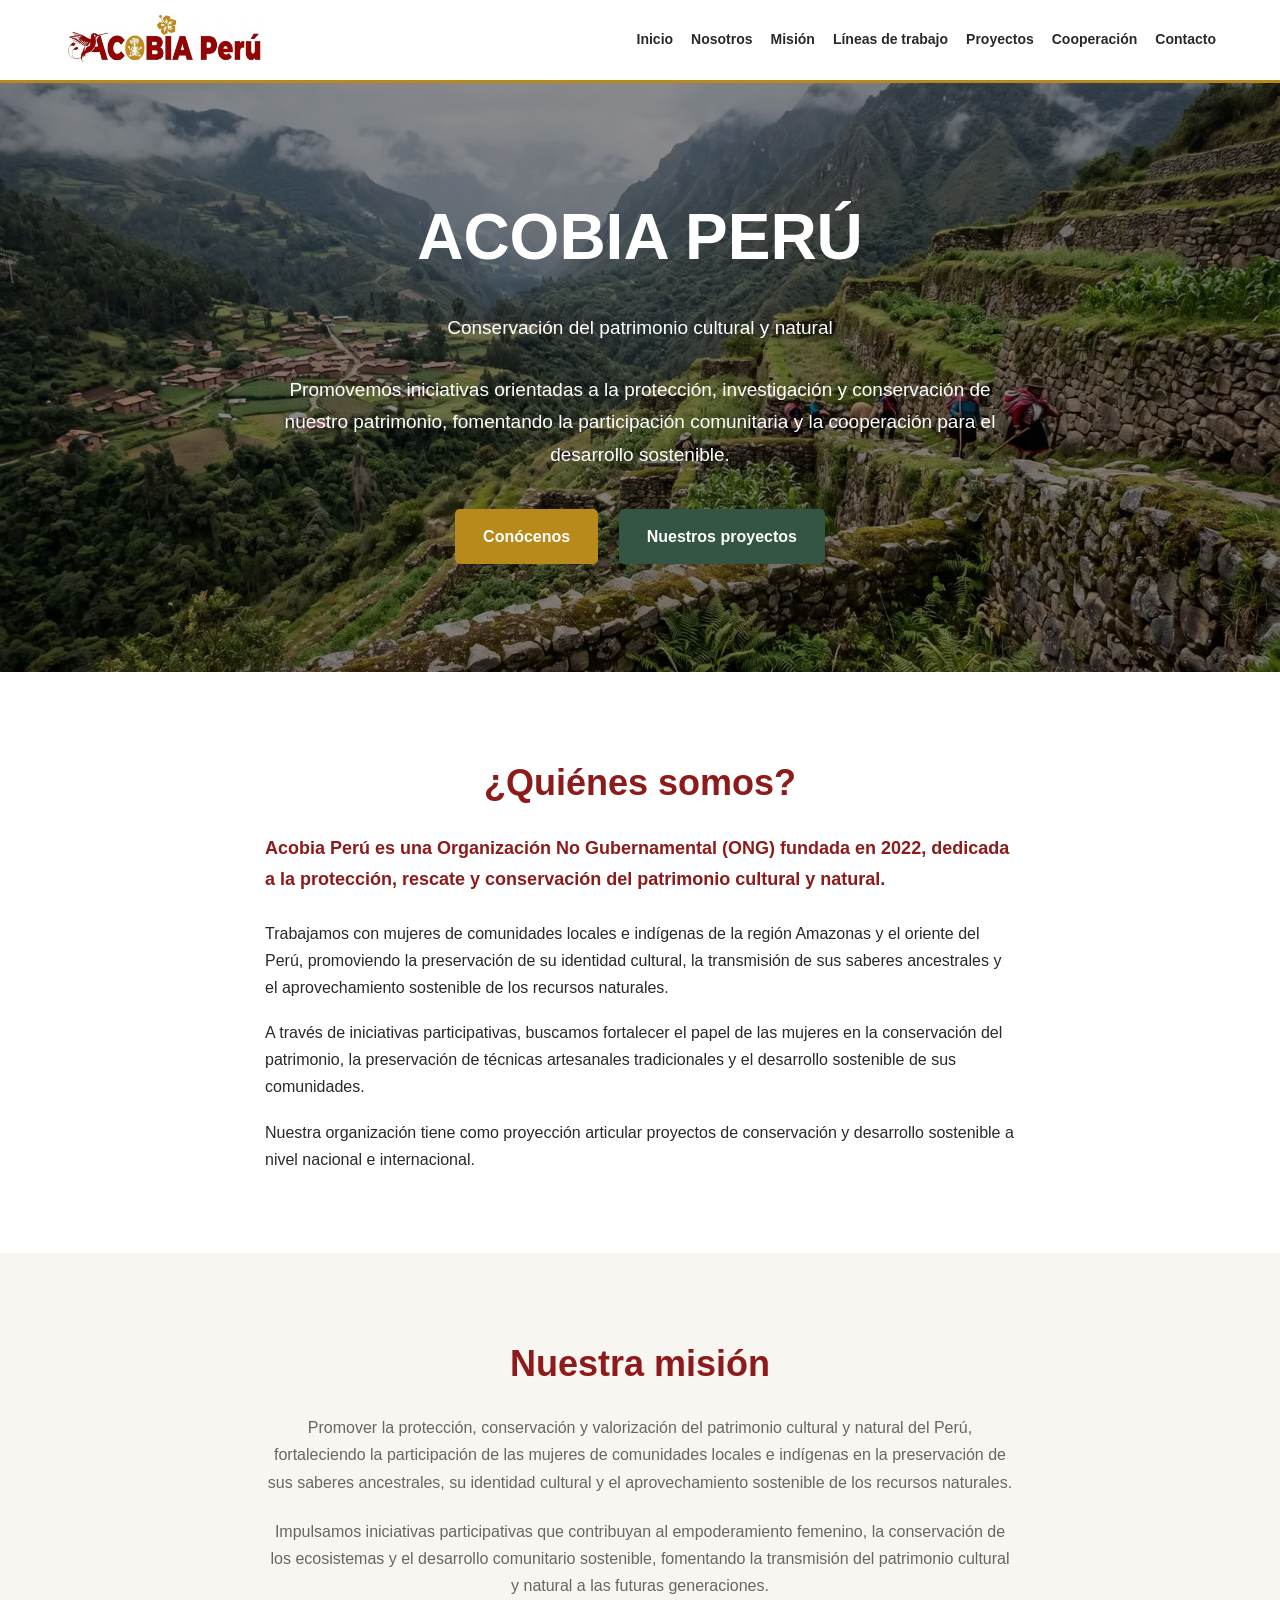
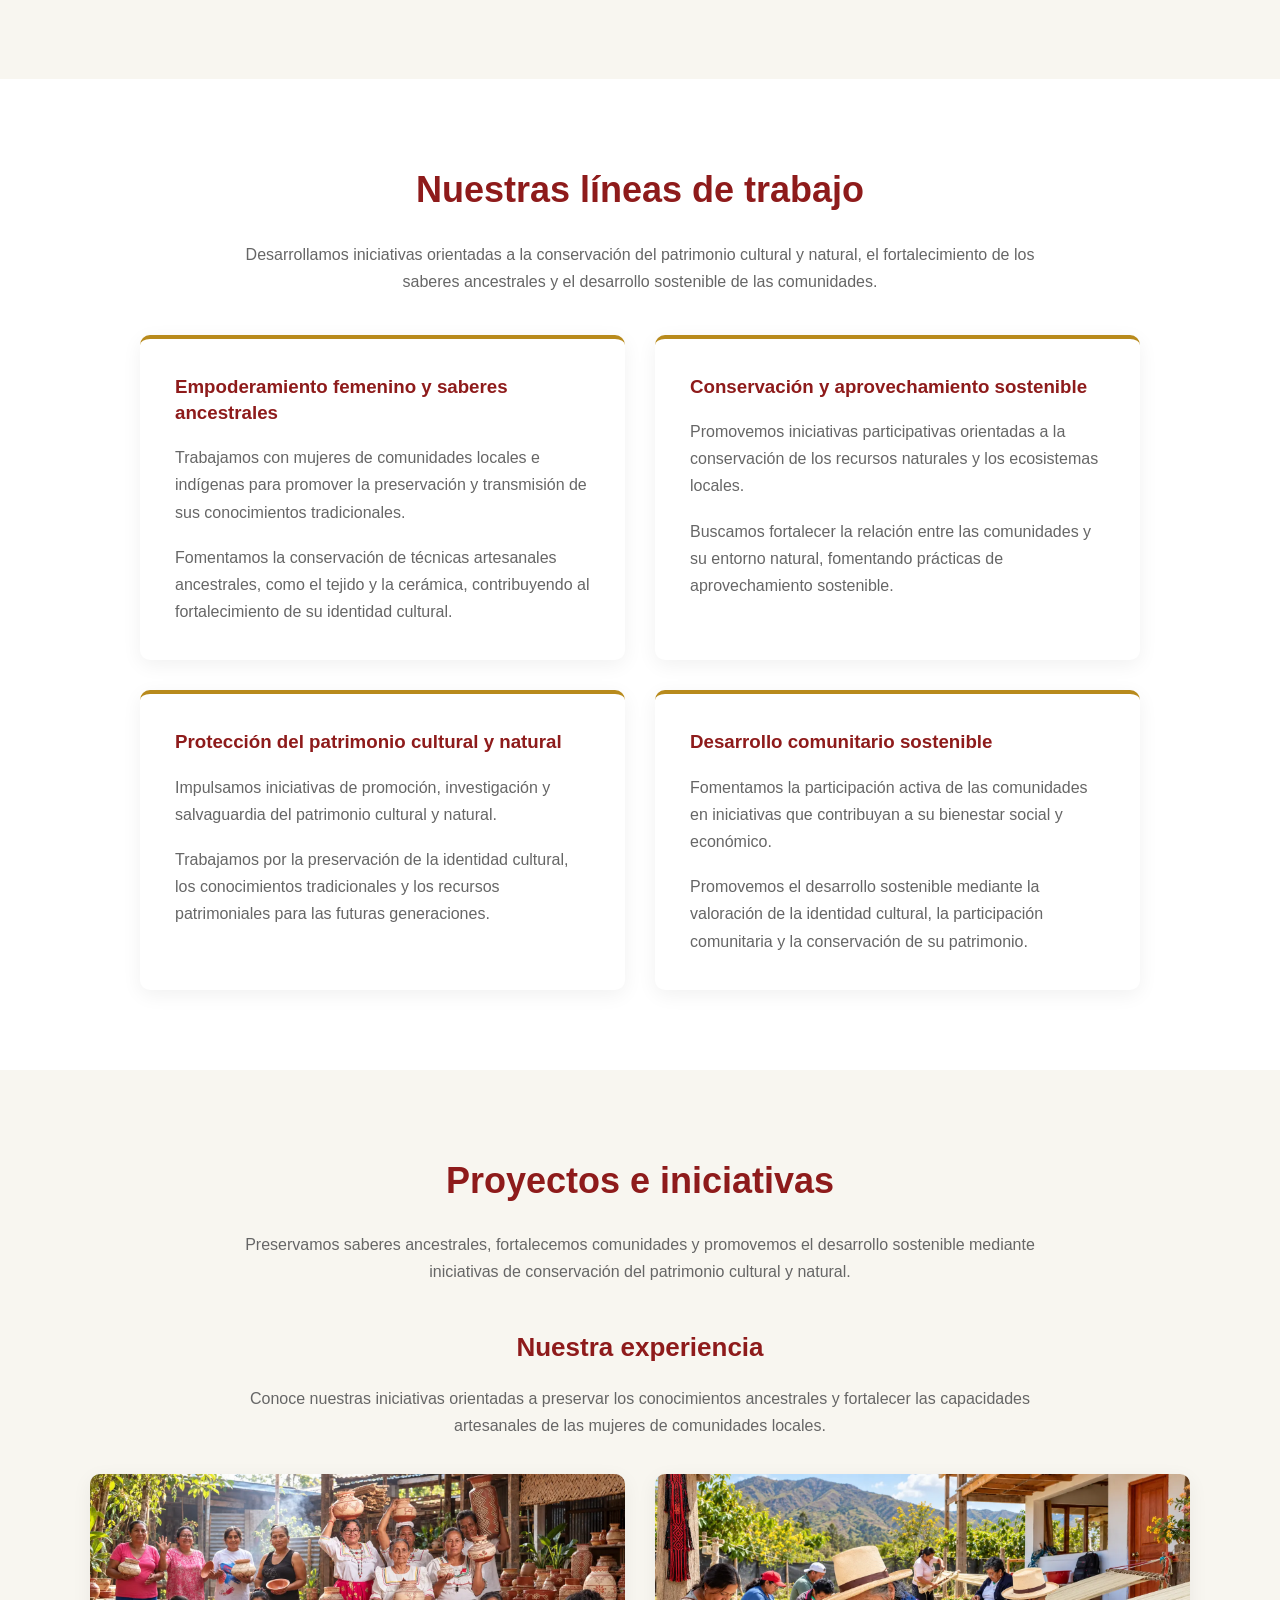
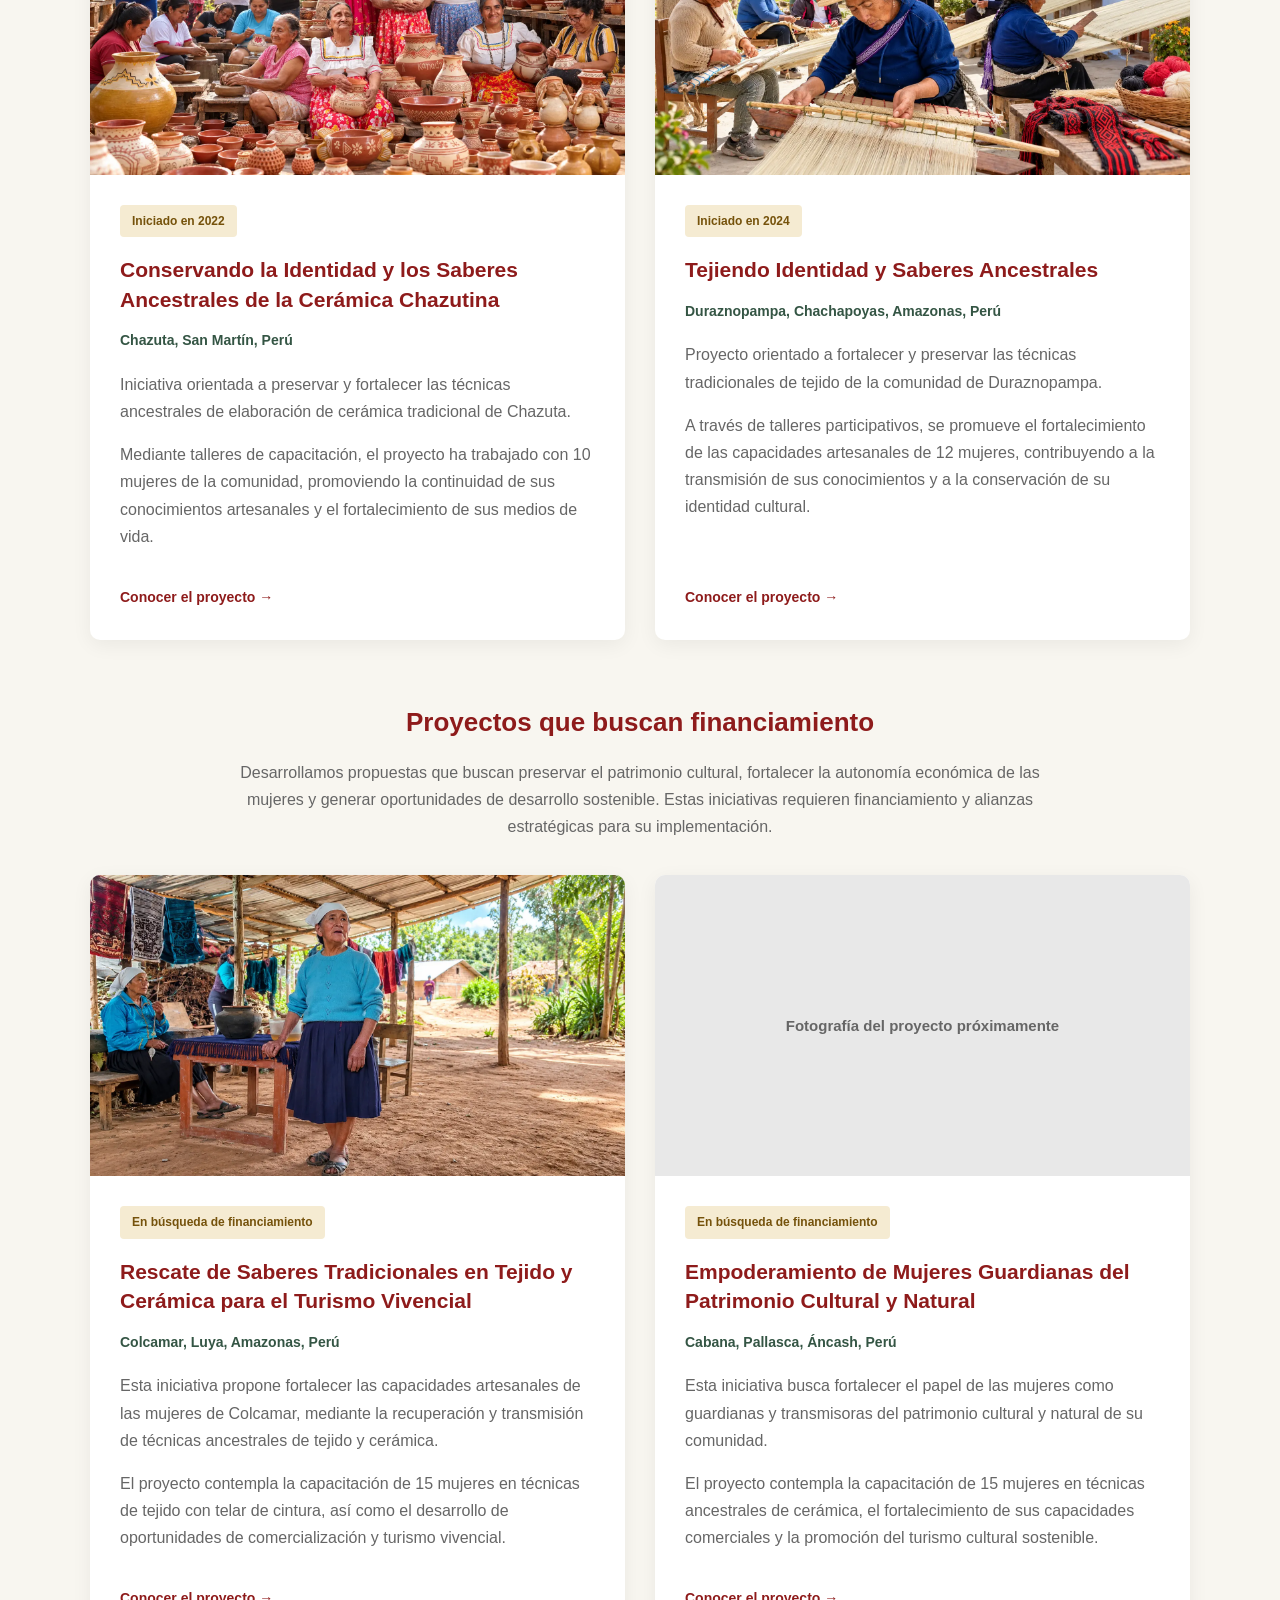
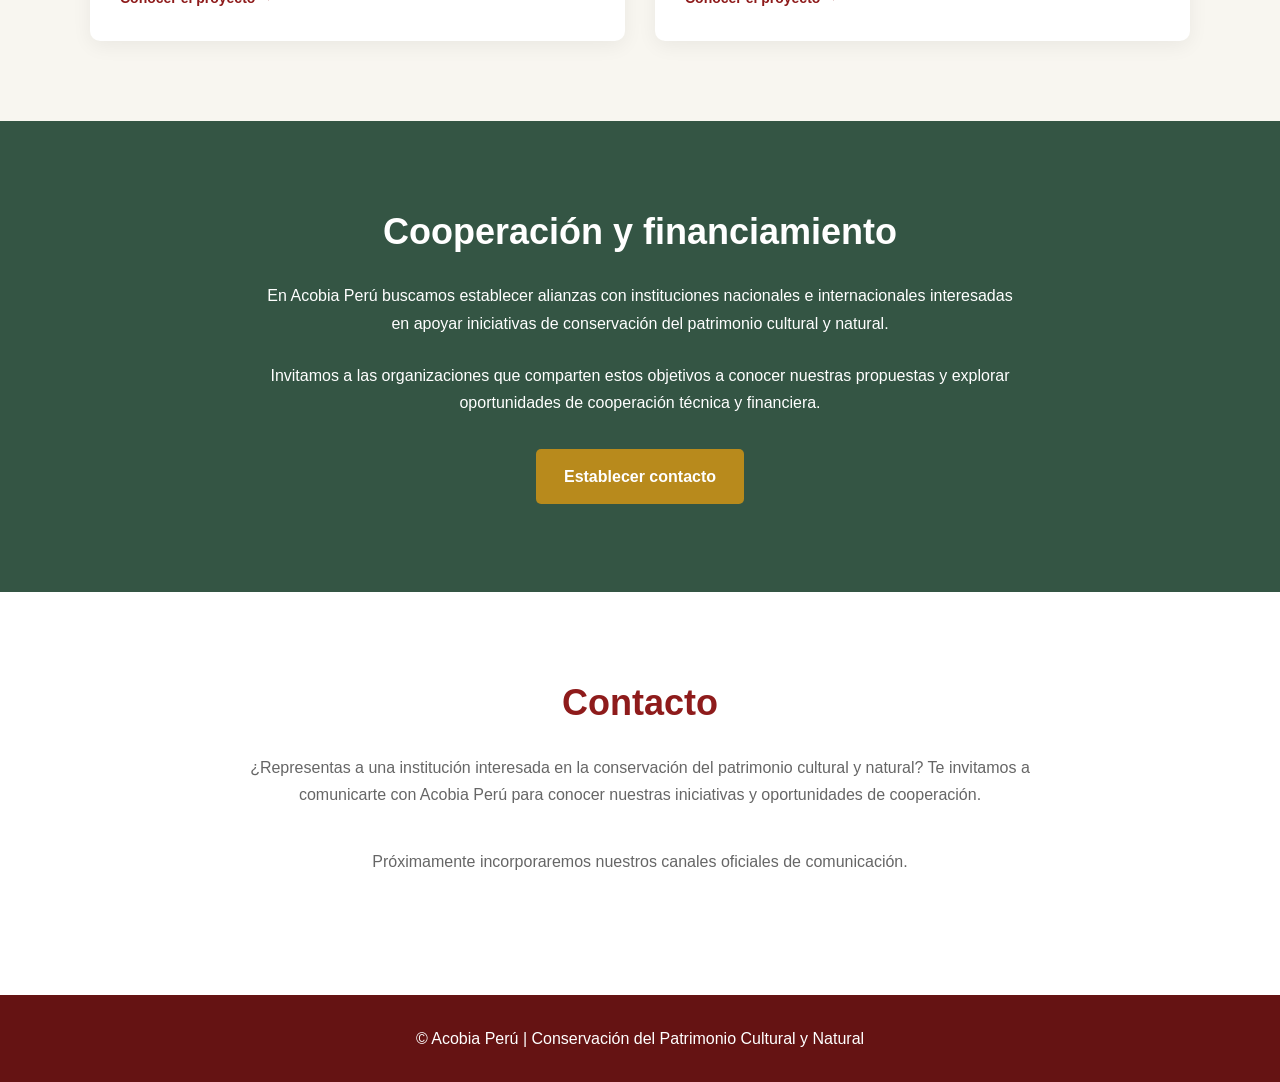
<file: index.html>
<!DOCTYPE html>
<html lang="es">

<head>
    <meta charset="UTF-8">
    <meta name="viewport" content="width=device-width, initial-scale=1.0">

    <meta name="description"
          content="Acobia Perú: iniciativas para la conservación del patrimonio cultural y natural, la participación comunitaria y la cooperación institucional.">

    <title>Acobia Perú | Patrimonio Cultural y Natural</title>
    <!-- Favicon institucional -->
<link rel="icon"
      type="image/png"
      href="imagenes/favicon-acobia.png"
      sizes="128x128">

    <!-- CONEXIÓN CON NUESTRO ARCHIVO DE ESTILOS -->
    <link rel="stylesheet" href="styles.css">

</head>

<body>

    <!-- =====================================
         ENCABEZADO Y MENÚ DE NAVEGACIÓN
    ====================================== -->

    <header>

        <div class="contenedor encabezado">

            <a href="#inicio" class="logo">

    <img
        src="imagenes/logo-acobia.webp"
        alt="Acobia Perú"
        width="800"
        height="198">

</a>

            <!-- BOTÓN DEL MENÚ MÓVIL -->

<button
    class="menu-toggle"
    type="button"
    aria-label="Abrir menú de navegación"
    aria-expanded="false"
    aria-controls="menu-principal">

    <span class="menu-icono">☰</span>

</button>
            
            <!-- MENÚ DE NAVEGACIÓN -->
            
            <nav id="menu-principal" aria-label="Navegación principal">

                <a href="#inicio">Inicio</a>

                <a href="#nosotros">Nosotros</a>

                <a href="#mision">Misión</a>

                <a href="#lineas">Líneas de trabajo</a>

                <a href="#proyectos">Proyectos</a>

                <a href="#cooperacion">Cooperación</a>

                <a href="#contacto">Contacto</a>

            </nav>

        </div>

    </header>


    <!-- =====================================
         SECCIÓN 1: INICIO
    ====================================== -->

    <main>

        <section id="inicio" class="hero">

            <div class="contenedor">

                <h1>ACOBIA PERÚ</h1>

                <p>
                    Conservación del patrimonio cultural y natural
                </p>

                <p>
                    Promovemos iniciativas orientadas a la protección,
                    investigación y conservación de nuestro patrimonio,
                    fomentando la participación comunitaria y la
                    cooperación para el desarrollo sostenible.
                </p>

                <a href="#nosotros" class="boton">
                    Conócenos
                </a>

                <a href="#proyectos" class="boton boton-secundario">
                    Nuestros proyectos
                </a>

            </div>

        </section>


        <!-- =====================================
             SECCIÓN 2: QUIÉNES SOMOS
        ====================================== -->

        <!-- =====================================
     SECCIÓN 2: QUIÉNES SOMOS
====================================== -->

<section id="nosotros" class="seccion seccion-blanca">

    <div class="contenedor">

        <h2 class="titulo-seccion">
            ¿Quiénes somos?
        </h2>

        <div class="descripcion-seccion">

            <p>
                <strong>
                    Acobia Perú es una Organización No
                    Gubernamental (ONG) fundada en 2022,
                    dedicada a la protección, rescate y
                    conservación del patrimonio cultural
                    y natural.
                </strong>
            </p>

            <p>
                Trabajamos con mujeres de comunidades
                locales e indígenas de la región Amazonas
                y el oriente del Perú, promoviendo la
                preservación de su identidad cultural,
                la transmisión de sus saberes ancestrales
                y el aprovechamiento sostenible de los
                recursos naturales.
            </p>

            <p>
                A través de iniciativas participativas,
                buscamos fortalecer el papel de las mujeres
                en la conservación del patrimonio,
                la preservación de técnicas artesanales
                tradicionales y el desarrollo sostenible
                de sus comunidades.
            </p>

            <p>
                Nuestra organización tiene como proyección
                articular proyectos de conservación y
                desarrollo sostenible a nivel nacional
                e internacional.
            </p>

        </div>

    </div>

</section>


     <!-- =====================================
     SECCIÓN 3: NUESTRA MISIÓN
      ====================================== -->

<section id="mision" class="seccion">

    <div class="contenedor">

        <h2 class="titulo-seccion">
            Nuestra misión
        </h2>

        <div class="descripcion-seccion">

            <p>
                Promover la protección, conservación y
                valorización del patrimonio cultural y
                natural del Perú, fortaleciendo la
                participación de las mujeres de comunidades
                locales e indígenas en la preservación de
                sus saberes ancestrales, su identidad cultural
                y el aprovechamiento sostenible de los
                recursos naturales.
            </p>

            <p>
                Impulsamos iniciativas participativas que
                contribuyan al empoderamiento femenino,
                la conservación de los ecosistemas y el
                desarrollo comunitario sostenible,
                fomentando la transmisión del patrimonio
                cultural y natural a las futuras generaciones.
            </p>

        </div>

    </div>

</section>


        <!-- =====================================
             SECCIÓN 4: LÍNEAS DE TRABAJO
        ====================================== -->

        <!-- =====================================
     SECCIÓN 4: LÍNEAS DE TRABAJO
====================================== -->

<section id="lineas" class="seccion seccion-blanca">

    <div class="contenedor">

        <h2 class="titulo-seccion">
            Nuestras líneas de trabajo
        </h2>

        <p class="descripcion-seccion">
            Desarrollamos iniciativas orientadas a la
            conservación del patrimonio cultural y natural,
            el fortalecimiento de los saberes ancestrales
            y el desarrollo sostenible de las comunidades.
        </p>


        <!-- CONTENEDOR DE TARJETAS -->

        <div class="grid grid-lineas">


            <!-- TARJETA 1 -->

            <article class="tarjeta">

                <h3>
                    Empoderamiento femenino
                    y saberes ancestrales
                </h3>

                <p>
                    Trabajamos con mujeres de comunidades
                    locales e indígenas para promover la
                    preservación y transmisión de sus
                    conocimientos tradicionales.
                </p>

                <p>
                    Fomentamos la conservación de técnicas
                    artesanales ancestrales, como el tejido
                    y la cerámica, contribuyendo al
                    fortalecimiento de su identidad cultural.
                </p>

            </article>


            <!-- TARJETA 2 -->

            <article class="tarjeta">

                <h3>
                    Conservación y
                    aprovechamiento sostenible
                </h3>

                <p>
                    Promovemos iniciativas participativas
                    orientadas a la conservación de los
                    recursos naturales y los ecosistemas
                    locales.
                </p>

                <p>
                    Buscamos fortalecer la relación
                    entre las comunidades y su entorno
                    natural, fomentando prácticas de
                    aprovechamiento sostenible.
                </p>

            </article>


            <!-- TARJETA 3 -->

            <article class="tarjeta">

                <h3>
                    Protección del patrimonio
                    cultural y natural
                </h3>

                <p>
                    Impulsamos iniciativas de promoción,
                    investigación y salvaguardia del
                    patrimonio cultural y natural.
                </p>

                <p>
                    Trabajamos por la preservación de
                    la identidad cultural, los conocimientos
                    tradicionales y los recursos patrimoniales
                    para las futuras generaciones.
                </p>

            </article>


            <!-- TARJETA 4 -->

            <article class="tarjeta">

                <h3>
                    Desarrollo comunitario
                    sostenible
                </h3>

                <p>
                    Fomentamos la participación activa
                    de las comunidades en iniciativas
                    que contribuyan a su bienestar
                    social y económico.
                </p>

                <p>
                    Promovemos el desarrollo sostenible
                    mediante la valoración de la identidad
                    cultural, la participación comunitaria
                    y la conservación de su patrimonio.
                </p>

            </article>


        </div>

    </div>

</section>


        <!-- =====================================
             SECCIÓN 5: PROYECTOS
        ====================================== -->

        <!-- =====================================
     SECCIÓN 5: PROYECTOS E INICIATIVAS
====================================== -->

<section id="proyectos" class="seccion">

    <div class="contenedor">

        <!-- TÍTULO PRINCIPAL -->

        <h2 class="titulo-seccion">
            Proyectos e iniciativas
        </h2>

        <p class="descripcion-seccion">
            Preservamos saberes ancestrales, fortalecemos
            comunidades y promovemos el desarrollo sostenible
            mediante iniciativas de conservación del
            patrimonio cultural y natural.
        </p>


        <!-- =====================================
             GRUPO 1: PROYECTOS DESARROLLADOS
        ====================================== -->

        <div class="grupo-proyectos">

            <h3 class="titulo-grupo">
                Nuestra experiencia
            </h3>

            <p class="descripcion-seccion">
                Conoce nuestras iniciativas orientadas
                a preservar los conocimientos ancestrales
                y fortalecer las capacidades artesanales
                de las mujeres de comunidades locales.
            </p>


            <div class="grid grid-proyectos">


                <!-- PROYECTO 1: CHAZUTA -->

                <article class="tarjeta tarjeta-proyecto">

                    <img
                        src="imagenes/proyecto-chazuta.webp"
                        alt="Mujeres artesanas con piezas de cerámica tradicional"
                        width="1600"
                        height="900"
                        loading="lazy"
                        decoding="async">

                    <div class="contenido-proyecto">

                        <span class="estado-proyecto">
                            Iniciado en 2022
                        </span>

                        <h3>
                            Conservando la Identidad y los
                            Saberes Ancestrales de la
                            Cerámica Chazutina
                        </h3>

                        <p class="ubicacion-proyecto">
                            Chazuta, San Martín, Perú
                        </p>

                        <p>
                            Iniciativa orientada a preservar
                            y fortalecer las técnicas
                            ancestrales de elaboración
                            de cerámica tradicional
                            de Chazuta.
                        </p>

                        <p>
                            Mediante talleres de capacitación,
                            el proyecto ha trabajado con
                            10 mujeres de la comunidad,
                            promoviendo la continuidad
                            de sus conocimientos artesanales
                            y el fortalecimiento de sus
                            medios de vida.
                        </p>

                        <a
    href="proyectos/chazuta.html"
    class="enlace-proyecto">

    Conocer el proyecto →

</a>

                    </div>

                </article>


                <!-- PROYECTO 2: DURAZNOPAMPA -->

                <article class="tarjeta tarjeta-proyecto">

                    <img
                        src="imagenes/proyecto-duraznopampa.webp"
                        alt="Mujeres participando en actividades de tejido tradicional"
                        width="1600"
                        height="900"
                        loading="lazy"
                        decoding="async">

                    <div class="contenido-proyecto">

                        <span class="estado-proyecto">
                            Iniciado en 2024
                        </span>

                        <h3>
                            Tejiendo Identidad y
                            Saberes Ancestrales
                        </h3>

                        <p class="ubicacion-proyecto">
                            Duraznopampa,
                            Chachapoyas, Amazonas, Perú
                        </p>

                        <p>
                            Proyecto orientado a fortalecer
                            y preservar las técnicas
                            tradicionales de tejido
                            de la comunidad de Duraznopampa.
                        </p>

                        <p>
                            A través de talleres participativos,
                            se promueve el fortalecimiento
                            de las capacidades artesanales
                            de 12 mujeres, contribuyendo
                            a la transmisión de sus
                            conocimientos y a la conservación
                            de su identidad cultural.
                        </p>

                        <a
    href="proyectos/duraznopampa.html"
    class="enlace-proyecto">

    Conocer el proyecto →

</a>

                    </div>

                </article>

            </div>

        </div>


        <!-- =====================================
             GRUPO 2: PROYECTOS EN BUSCA
             DE FINANCIAMIENTO
        ====================================== -->

        <div class="grupo-proyectos">

            <h3 class="titulo-grupo">
                Proyectos que buscan financiamiento
            </h3>

            <p class="descripcion-seccion">
                Desarrollamos propuestas que buscan
                preservar el patrimonio cultural,
                fortalecer la autonomía económica
                de las mujeres y generar oportunidades
                de desarrollo sostenible.

                Estas iniciativas requieren financiamiento
                y alianzas estratégicas para su implementación.
            </p>


            <div class="grid grid-proyectos">


                <!-- PROYECTO 3: COLCAMAR -->

                <article class="tarjeta tarjeta-proyecto">

                    <img
                        src="imagenes/proyecto-colcamar.webp"
                        alt="Artesana en un espacio de trabajo tradicional"
                        width="1600"
                        height="900"
                        loading="lazy"
                        decoding="async">

                    <div class="contenido-proyecto">

                        <span class="estado-proyecto">
                            En búsqueda de financiamiento
                        </span>

                        <h3>
                            Rescate de Saberes Tradicionales
                            en Tejido y Cerámica para
                            el Turismo Vivencial
                        </h3>

                        <p class="ubicacion-proyecto">
                            Colcamar, Luya, Amazonas, Perú
                        </p>

                        <p>
                            Esta iniciativa propone fortalecer
                            las capacidades artesanales
                            de las mujeres de Colcamar,
                            mediante la recuperación
                            y transmisión de técnicas
                            ancestrales de tejido y cerámica.
                        </p>

                        <p>
                            El proyecto contempla la
                            capacitación de 15 mujeres
                            en técnicas de tejido con
                            telar de cintura, así como
                            el desarrollo de oportunidades
                            de comercialización y
                            turismo vivencial.
                        </p>

                        <a
    href="proyectos/colcamar.html"
    class="enlace-proyecto">

    Conocer el proyecto →

</a>

                    </div>

                </article>


                <!-- PROYECTO 4: CABANA -->

                <article class="tarjeta tarjeta-proyecto">

                    <!-- ESPACIO RESERVADO PARA FOTOGRAFÍA -->

                    <div class="imagen-proyecto-pendiente">

                        <span>
                            Fotografía del proyecto
                            próximamente
                        </span>

                    </div>


                    <div class="contenido-proyecto">

                        <span class="estado-proyecto">
                            En búsqueda de financiamiento
                        </span>

                        <h3>
                            Empoderamiento de Mujeres
                            Guardianas del Patrimonio
                            Cultural y Natural
                        </h3>

                        <p class="ubicacion-proyecto">
                            Cabana, Pallasca, Áncash, Perú
                        </p>

                        <p>
                            Esta iniciativa busca fortalecer
                            el papel de las mujeres como
                            guardianas y transmisoras
                            del patrimonio cultural
                            y natural de su comunidad.
                        </p>

                        <p>
                            El proyecto contempla la
                            capacitación de 15 mujeres
                            en técnicas ancestrales
                            de cerámica, el fortalecimiento
                            de sus capacidades comerciales
                            y la promoción del turismo
                            cultural sostenible.
                        </p>

                        <a
    href="proyectos/cabana.html"
    class="enlace-proyecto">

    Conocer el proyecto →

</a>

                    </div>

                </article>

            </div>

        </div>

    </div>

</section>


        <!-- =====================================
             SECCIÓN 6: COOPERACIÓN
        ====================================== -->

        <section id="cooperacion" class="cooperacion">

            <div class="contenedor">

                <h2>
                    Cooperación y financiamiento
                </h2>

                <p>
                    En Acobia Perú buscamos establecer
                    alianzas con instituciones nacionales
                    e internacionales interesadas en
                    apoyar iniciativas de conservación
                    del patrimonio cultural y natural.
                </p>

                <p>
                    Invitamos a las organizaciones que comparten
                    estos objetivos a conocer nuestras
                    propuestas y explorar oportunidades
                    de cooperación técnica y financiera.
                </p>

                <a href="#contacto" class="boton">
                    Establecer contacto
                </a>

            </div>

        </section>


        <!-- =====================================
             SECCIÓN 7: CONTACTO
        ====================================== -->

        <section id="contacto" class="seccion seccion-blanca">

            <div class="contenedor">

                <h2 class="titulo-seccion">
                    Contacto
                </h2>

                <p class="descripcion-seccion">
                    ¿Representas a una institución interesada
                    en la conservación del patrimonio
                    cultural y natural?

                    Te invitamos a comunicarte con
                    Acobia Perú para conocer nuestras
                    iniciativas y oportunidades de cooperación.
                </p>

                <p class="descripcion-seccion">
                    Próximamente incorporaremos nuestros
                    canales oficiales de comunicación.
                </p>

            </div>

        </section>

    </main>


    <!-- =====================================
         PIE DE PÁGINA
    ====================================== -->

    <footer>

        <div class="contenedor">

            <p>
                © Acobia Perú | Conservación del Patrimonio Cultural y Natural
            </p>

        </div>

    </footer>

    <!-- BOTÓN FLOTANTE: VOLVER ARRIBA -->

<button
    id="volver-arriba"
    class="volver-arriba"
    type="button"
    aria-label="Volver al inicio de la página"
    title="Volver arriba">

    <span aria-hidden="true">↑</span>

</button>
    
        <!-- FUNCIONALIDAD DEL MENÚ MÓVIL -->
    <script src="script.js" defer></script>

</body>

</html>
</file>
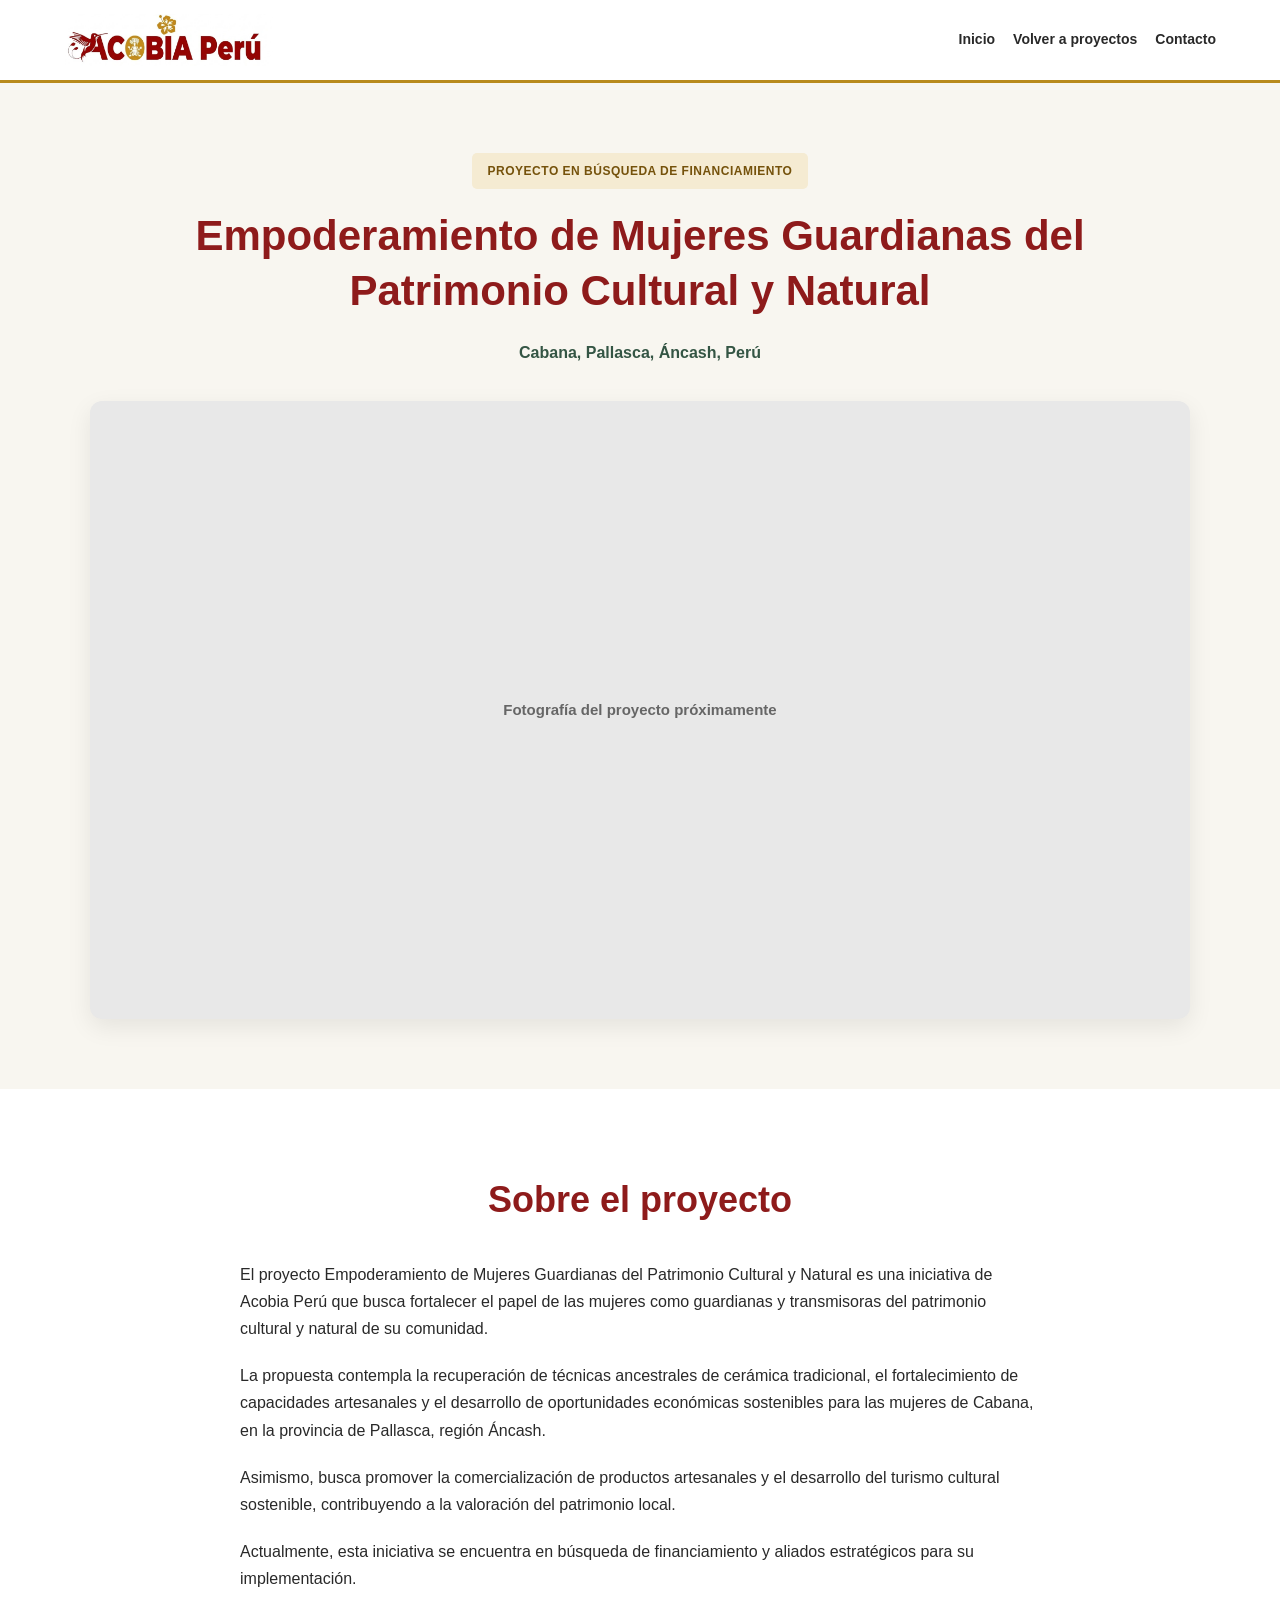
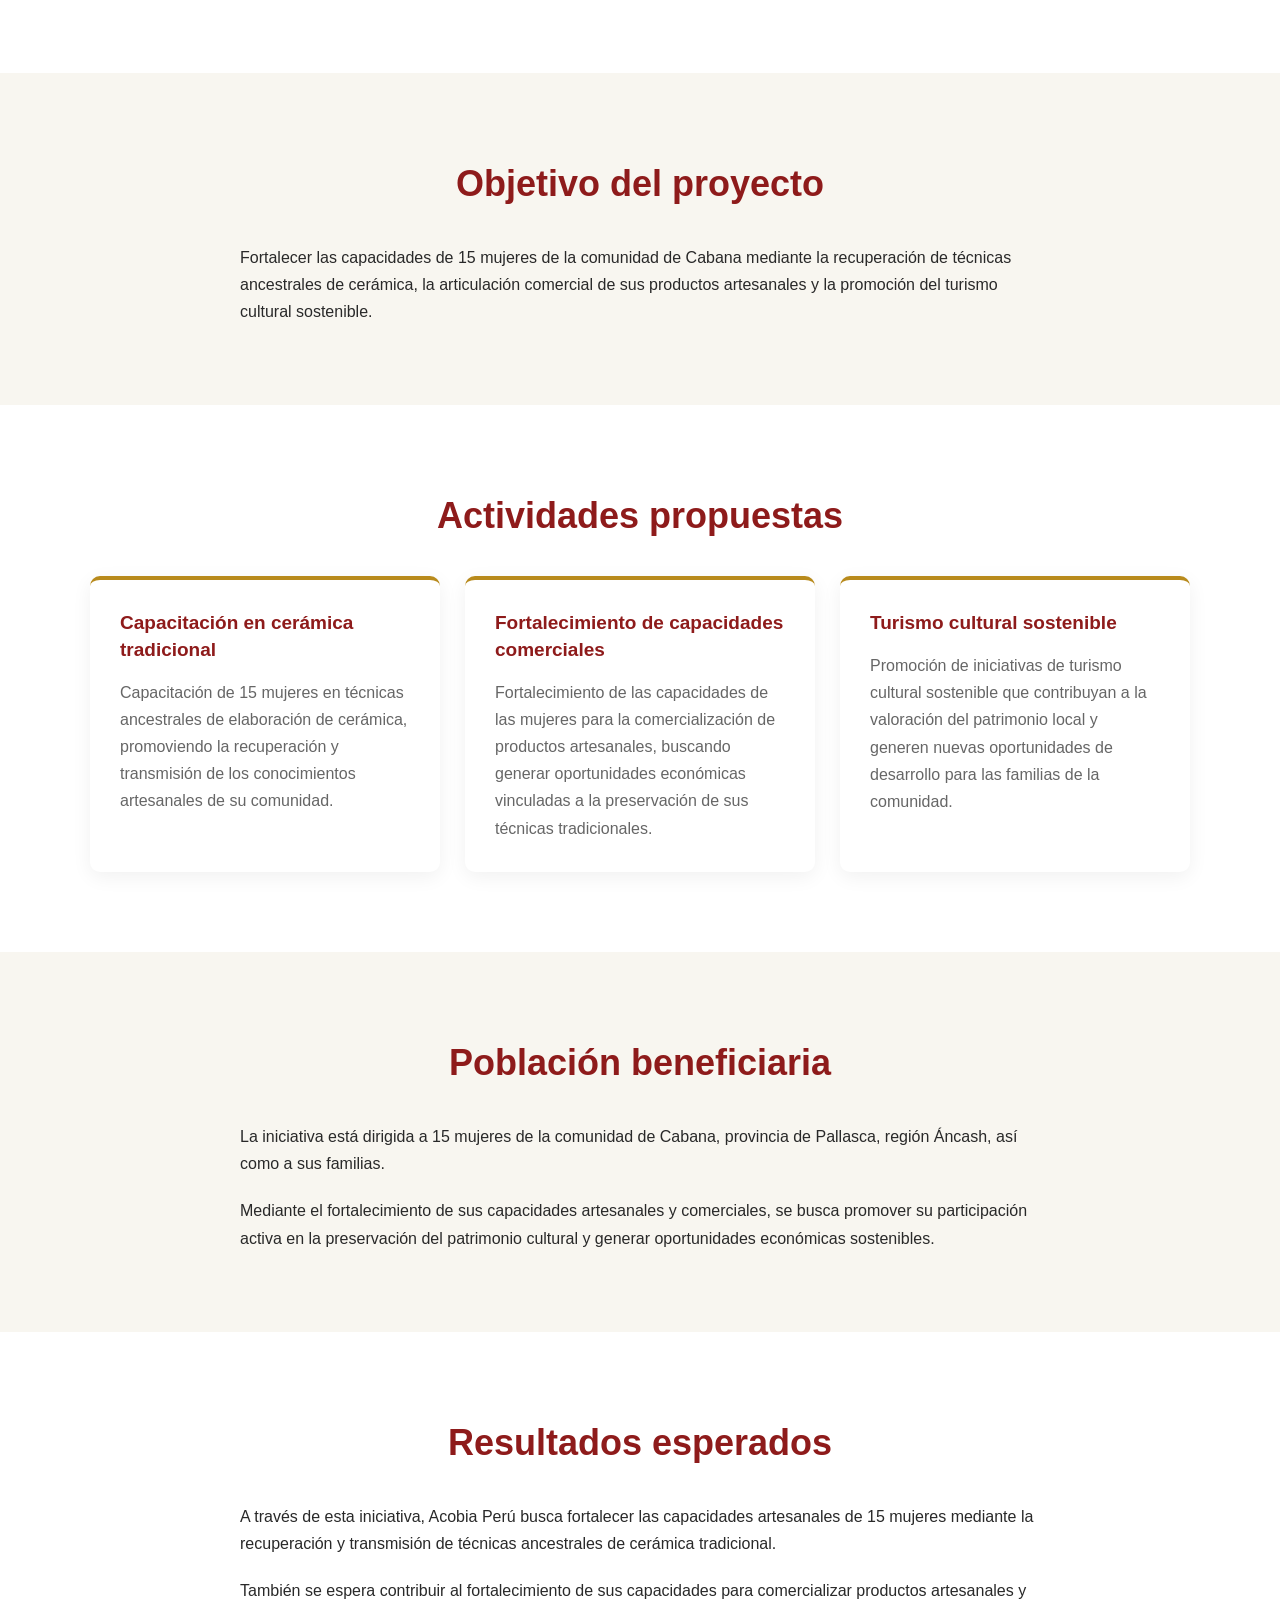
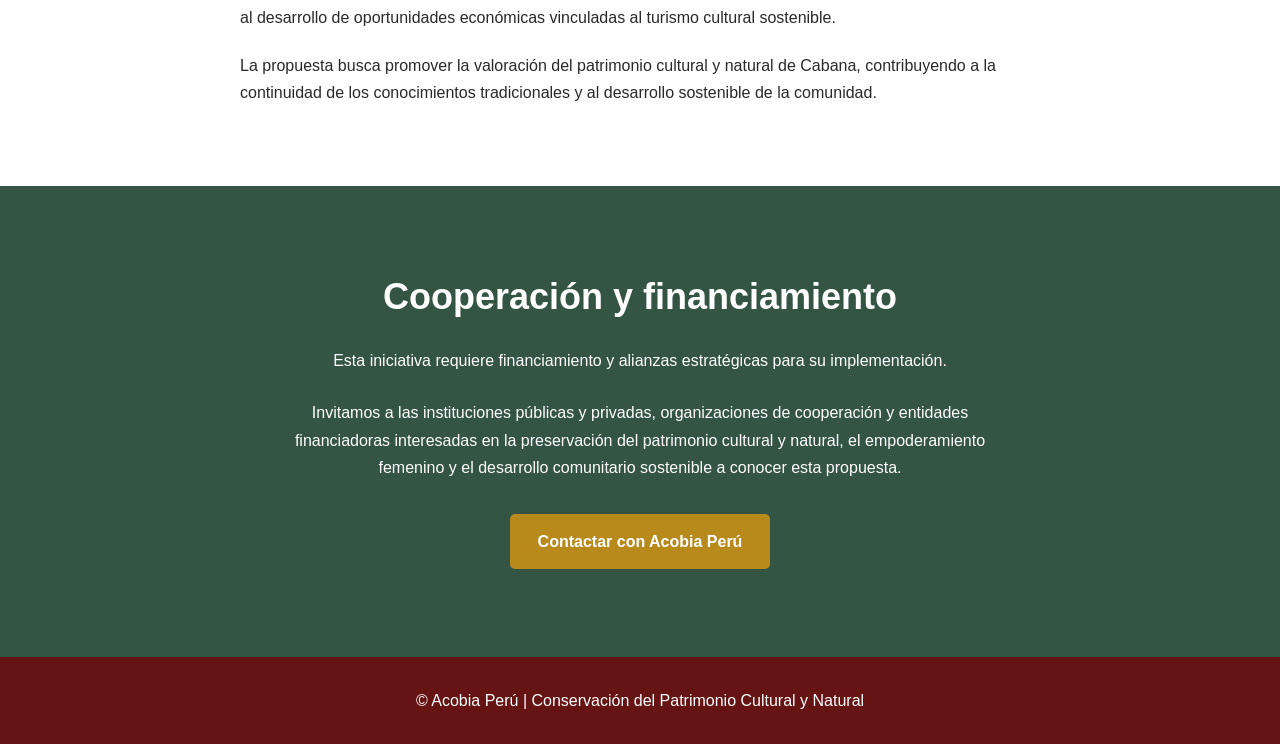
<file: proyectos/cabana.html>
<!DOCTYPE html>
<html lang="es">

<head>

    <meta charset="UTF-8">

    <meta name="viewport"
          content="width=device-width, initial-scale=1.0">

    <title>
        Proyecto Cabana | Acobia Perú
    </title>

    <meta name="description"
          content="Conoce el proyecto de Acobia Perú para el empoderamiento de mujeres guardianas del patrimonio cultural y natural en Cabana, Áncash. Iniciativa en búsqueda de financiamiento.">


    <!-- FAVICON -->

    <link rel="icon"
          type="image/png"
          href="../imagenes/favicon-acobia.png">


    <!-- ESTILOS INSTITUCIONALES -->

    <link rel="stylesheet"
          href="../styles.css">

</head>


<body>


    <!-- =====================================
     ENCABEZADO RESPONSIVE
     ACOBIA PERÚ
====================================== -->

<header>

    <div class="contenedor encabezado">

        <!-- LOGOTIPO INSTITUCIONAL -->

        <a href="../index.html#inicio" class="logo">

            <img
                src="../imagenes/logo-acobia.webp"
                alt="Acobia Perú"
                width="800"
                height="198">

        </a>


        <!-- BOTÓN DEL MENÚ MÓVIL -->

        <button
            class="menu-toggle"
            type="button"
            aria-label="Abrir menú de navegación"
            aria-expanded="false"
            aria-controls="menu-principal">

            <span class="menu-icono">☰</span>

        </button>


        <!-- MENÚ DE NAVEGACIÓN -->

        <nav
            id="menu-principal"
            aria-label="Navegación principal">

            <a href="../index.html#inicio">
                Inicio
            </a>

            <a href="../index.html#proyectos">
                Volver a proyectos
            </a>

            <a href="../index.html#contacto">
                Contacto
            </a>

        </nav>

    </div>

</header>



    <!-- =====================================
         CONTENIDO DEL PROYECTO
    ====================================== -->

    <main class="pagina-proyecto">


        <!-- =====================================
             1. PORTADA DEL PROYECTO
        ====================================== -->

        <section class="seccion portada-proyecto">

            <div class="contenedor">

                <p class="etiqueta-proyecto">

                    PROYECTO EN BÚSQUEDA DE FINANCIAMIENTO

                </p>


                <h1 class="titulo-seccion">

                    Empoderamiento de Mujeres
                    Guardianas del Patrimonio
                    Cultural y Natural

                </h1>


                <p class="descripcion-seccion">

                    Cabana, Pallasca, Áncash, Perú

                </p>


                <!-- ESPACIO RESERVADO PARA FOTOGRAFÍA -->

                <div class="fotografia-principal-proyecto imagen-proyecto-pendiente">

                    <span>
                        Fotografía del proyecto próximamente
                    </span>

                </div>

            </div>

        </section>



        <!-- =====================================
             2. SOBRE EL PROYECTO
        ====================================== -->

        <section class="seccion seccion-blanca">

            <div class="contenedor">

                <h2 class="titulo-seccion">
                    Sobre el proyecto
                </h2>


                <div class="texto-proyecto">

                    <p>

                        El proyecto Empoderamiento de
                        Mujeres Guardianas del Patrimonio
                        Cultural y Natural es una iniciativa
                        de Acobia Perú que busca fortalecer
                        el papel de las mujeres como
                        guardianas y transmisoras del
                        patrimonio cultural y natural
                        de su comunidad.

                    </p>


                    <p>

                        La propuesta contempla la
                        recuperación de técnicas ancestrales
                        de cerámica tradicional, el
                        fortalecimiento de capacidades
                        artesanales y el desarrollo de
                        oportunidades económicas sostenibles
                        para las mujeres de Cabana,
                        en la provincia de Pallasca,
                        región Áncash.

                    </p>


                    <p>

                        Asimismo, busca promover la
                        comercialización de productos
                        artesanales y el desarrollo
                        del turismo cultural sostenible,
                        contribuyendo a la valoración
                        del patrimonio local.

                    </p>


                    <p>

                        Actualmente, esta iniciativa se
                        encuentra en búsqueda de
                        financiamiento y aliados estratégicos
                        para su implementación.

                    </p>

                </div>

            </div>

        </section>



        <!-- =====================================
             3. OBJETIVO DEL PROYECTO
        ====================================== -->

        <section class="seccion">

            <div class="contenedor">

                <h2 class="titulo-seccion">
                    Objetivo del proyecto
                </h2>


                <div class="texto-proyecto">

                    <p>

                        Fortalecer las capacidades de
                        15 mujeres de la comunidad
                        de Cabana mediante la recuperación
                        de técnicas ancestrales de
                        cerámica, la articulación
                        comercial de sus productos
                        artesanales y la promoción
                        del turismo cultural sostenible.

                    </p>

                </div>

            </div>

        </section>



        <!-- =====================================
             4. ACTIVIDADES PROPUESTAS
        ====================================== -->

        <section class="seccion seccion-blanca">

            <div class="contenedor">

                <h2 class="titulo-seccion">
                    Actividades propuestas
                </h2>


                <div class="grid grid-actividades-proyecto">


                    <!-- ACTIVIDAD 1 -->

                    <article class="tarjeta">

                        <h3>
                            Capacitación en cerámica tradicional
                        </h3>

                        <p>

                            Capacitación de 15 mujeres
                            en técnicas ancestrales
                            de elaboración de cerámica,
                            promoviendo la recuperación
                            y transmisión de los
                            conocimientos artesanales
                            de su comunidad.

                        </p>

                    </article>



                    <!-- ACTIVIDAD 2 -->

                    <article class="tarjeta">

                        <h3>
                            Fortalecimiento de capacidades comerciales
                        </h3>

                        <p>

                            Fortalecimiento de las capacidades
                            de las mujeres para la
                            comercialización de productos
                            artesanales, buscando generar
                            oportunidades económicas
                            vinculadas a la preservación
                            de sus técnicas tradicionales.

                        </p>

                    </article>



                    <!-- ACTIVIDAD 3 -->

                    <article class="tarjeta">

                        <h3>
                            Turismo cultural sostenible
                        </h3>

                        <p>

                            Promoción de iniciativas de
                            turismo cultural sostenible
                            que contribuyan a la valoración
                            del patrimonio local y
                            generen nuevas oportunidades
                            de desarrollo para las
                            familias de la comunidad.

                        </p>

                    </article>


                </div>

            </div>

        </section>



        <!-- =====================================
             5. POBLACIÓN BENEFICIARIA
        ====================================== -->

        <section class="seccion">

            <div class="contenedor">

                <h2 class="titulo-seccion">
                    Población beneficiaria
                </h2>


                <div class="texto-proyecto">

                    <p>

                        La iniciativa está dirigida
                        a 15 mujeres de la comunidad
                        de Cabana, provincia de Pallasca,
                        región Áncash, así como
                        a sus familias.

                    </p>


                    <p>

                        Mediante el fortalecimiento
                        de sus capacidades artesanales
                        y comerciales, se busca
                        promover su participación
                        activa en la preservación
                        del patrimonio cultural
                        y generar oportunidades
                        económicas sostenibles.

                    </p>

                </div>

            </div>

        </section>



        <!-- =====================================
             6. RESULTADOS ESPERADOS
        ====================================== -->

        <section class="seccion seccion-blanca">

            <div class="contenedor">

                <h2 class="titulo-seccion">
                    Resultados esperados
                </h2>


                <div class="texto-proyecto">

                    <p>

                        A través de esta iniciativa,
                        Acobia Perú busca fortalecer
                        las capacidades artesanales
                        de 15 mujeres mediante la
                        recuperación y transmisión
                        de técnicas ancestrales
                        de cerámica tradicional.

                    </p>


                    <p>

                        También se espera contribuir
                        al fortalecimiento de sus
                        capacidades para comercializar
                        productos artesanales y
                        al desarrollo de oportunidades
                        económicas vinculadas
                        al turismo cultural sostenible.

                    </p>


                    <p>

                        La propuesta busca promover
                        la valoración del patrimonio
                        cultural y natural de Cabana,
                        contribuyendo a la continuidad
                        de los conocimientos tradicionales
                        y al desarrollo sostenible
                        de la comunidad.

                    </p>

                </div>

            </div>

        </section>



        <!-- =====================================
             7. COOPERACIÓN Y FINANCIAMIENTO
        ====================================== -->

        <section class="cooperacion">

            <div class="contenedor">

                <h2>
                    Cooperación y financiamiento
                </h2>


                <p>

                    Esta iniciativa requiere
                    financiamiento y alianzas
                    estratégicas para su implementación.

                </p>


                <p>

                    Invitamos a las instituciones
                    públicas y privadas,
                    organizaciones de cooperación
                    y entidades financiadoras
                    interesadas en la preservación
                    del patrimonio cultural y natural,
                    el empoderamiento femenino
                    y el desarrollo comunitario
                    sostenible a conocer
                    esta propuesta.

                </p>


                <a
                    href="../index.html#contacto"
                    class="boton">

                    Contactar con Acobia Perú

                </a>

            </div>

        </section>


    </main>



    <!-- =====================================
         PIE DE PÁGINA
    ====================================== -->

    <footer>

        <div class="contenedor">

            <p>

                © Acobia Perú |
                Conservación del Patrimonio
                Cultural y Natural

            </p>

        </div>

    </footer>

        </footer>

    <!-- BOTÓN FLOTANTE: VOLVER ARRIBA -->

    <button
        id="volver-arriba"
        class="volver-arriba"
        type="button"
        aria-label="Volver al inicio de la página"
        title="Volver arriba">

        <span aria-hidden="true">↑</span>

    </button>

    <!-- JAVASCRIPT -->

    <script src="../script.js" defer></script>

</body>
</html>

    <!-- FUNCIONALIDAD DEL MENÚ MÓVIL -->

    <script src="../script.js" defer></script>

</body>

</html>
</file>
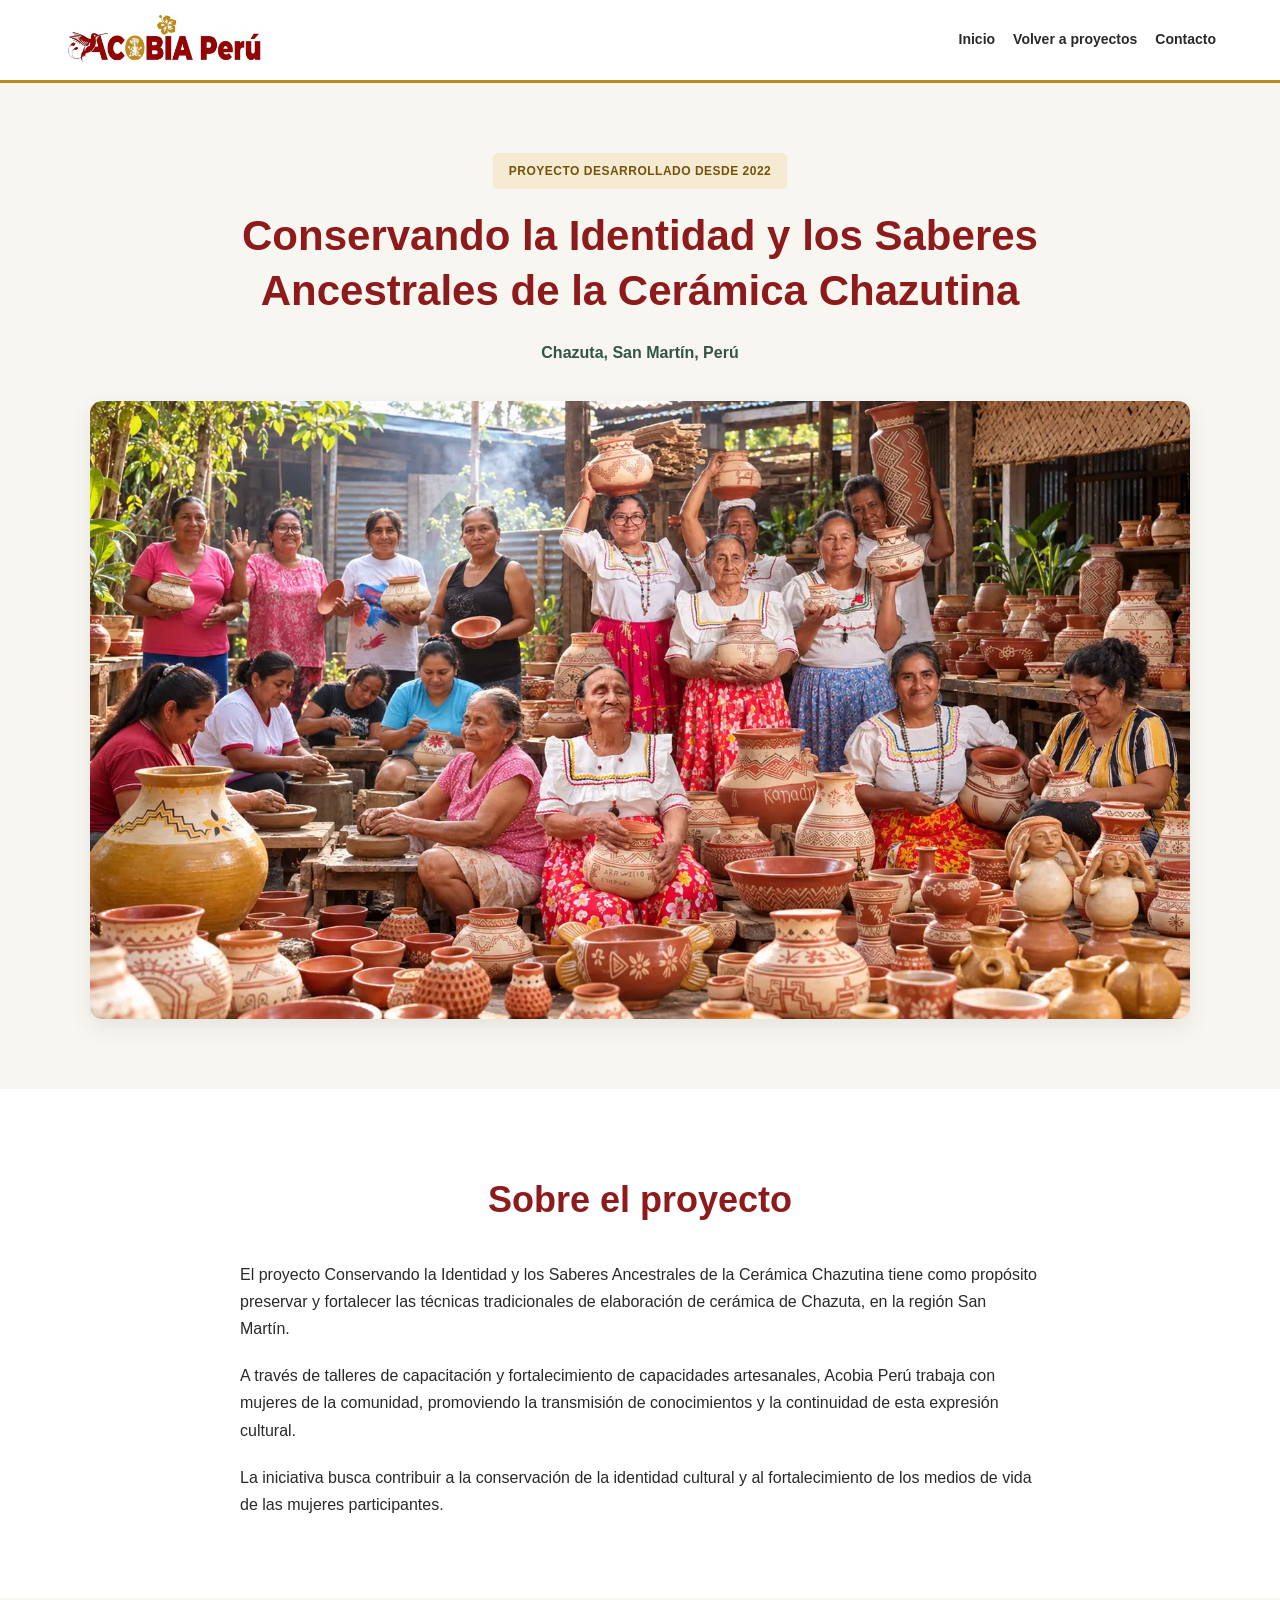
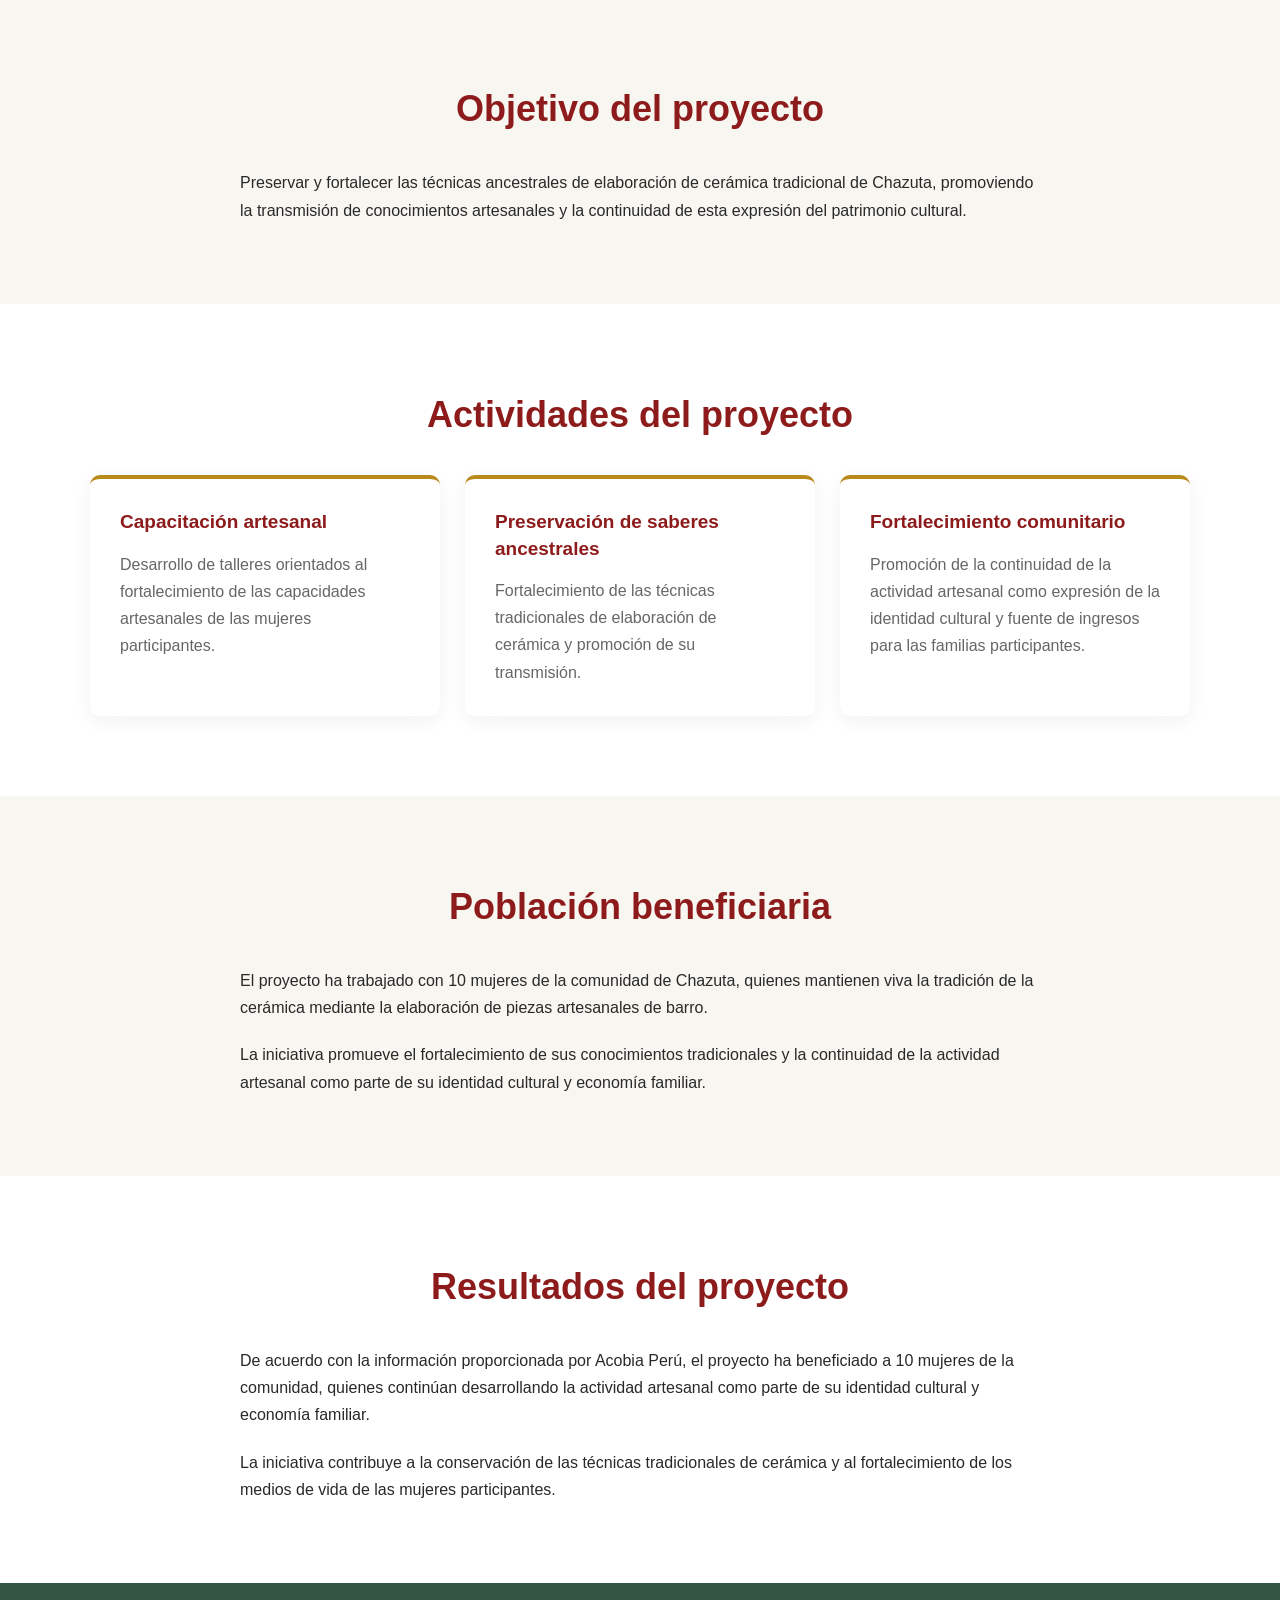
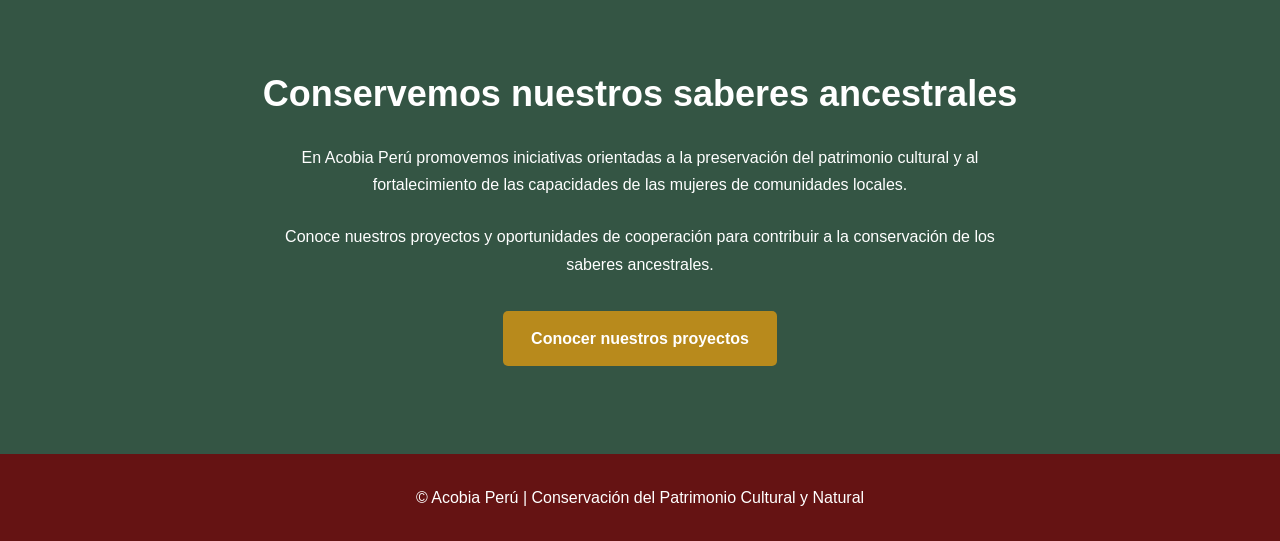
<file: proyectos/chazuta.html>
<!DOCTYPE html>
<html lang="es">

<head>
    <meta charset="UTF-8">

    <meta name="viewport"
          content="width=device-width, initial-scale=1.0">

    <title>
        Proyecto Chazuta | Acobia Perú
    </title>

    <meta name="description"
          content="Conoce el proyecto de Acobia Perú dedicado a la preservación de los saberes ancestrales de la cerámica tradicional de Chazuta, San Martín.">

    <link rel="icon"
          type="image/png"
          href="../imagenes/favicon-acobia.png">

    <link rel="stylesheet"
          href="../styles.css">

</head>

<body>

    <!-- =====================================
     ENCABEZADO RESPONSIVE
     ACOBIA PERÚ
====================================== -->

<header>

    <div class="contenedor encabezado">

        <!-- LOGOTIPO INSTITUCIONAL -->

        <a href="../index.html#inicio" class="logo">

            <img
                src="../imagenes/logo-acobia.webp"
                alt="Acobia Perú"
                width="800"
                height="198">

        </a>


        <!-- BOTÓN DEL MENÚ MÓVIL -->

        <button
            class="menu-toggle"
            type="button"
            aria-label="Abrir menú de navegación"
            aria-expanded="false"
            aria-controls="menu-principal">

            <span class="menu-icono">☰</span>

        </button>


        <!-- MENÚ DE NAVEGACIÓN -->

        <nav
            id="menu-principal"
            aria-label="Navegación principal">

            <a href="../index.html#inicio">
                Inicio
            </a>

            <a href="../index.html#proyectos">
                Volver a proyectos
            </a>

            <a href="../index.html#contacto">
                Contacto
            </a>

        </nav>

    </div>

</header>


    <!-- =====================================
     PÁGINA INDIVIDUAL
     PROYECTO CHAZUTA
====================================== -->

<main class="pagina-proyecto">


    <!-- =====================================
         1. PORTADA DEL PROYECTO
    ====================================== -->

    <section class="seccion portada-proyecto">

        <div class="contenedor">

            <p class="etiqueta-proyecto">
                PROYECTO DESARROLLADO DESDE 2022
            </p>

            <h1 class="titulo-seccion">

                Conservando la Identidad y los
                Saberes Ancestrales de la
                Cerámica Chazutina

            </h1>

            <p class="descripcion-seccion">
                Chazuta, San Martín, Perú
            </p>

            <!-- FOTOGRAFÍA PRINCIPAL -->

            <div class="fotografia-principal-proyecto">

                <img
                    src="../imagenes/proyecto-chazuta.webp"
                    alt="Imagen de presentación del proyecto de cerámica tradicional de Chazuta"
                    width="1600"
                    height="900">

            </div>

        </div>

    </section>


    <!-- =====================================
         2. PRESENTACIÓN DEL PROYECTO
    ====================================== -->

    <section class="seccion seccion-blanca">

        <div class="contenedor">

            <h2 class="titulo-seccion">
                Sobre el proyecto
            </h2>

            <div class="texto-proyecto">

                <p>

                    El proyecto Conservando la Identidad
                    y los Saberes Ancestrales de la
                    Cerámica Chazutina tiene como
                    propósito preservar y fortalecer
                    las técnicas tradicionales de
                    elaboración de cerámica de Chazuta,
                    en la región San Martín.

                </p>

                <p>

                    A través de talleres de capacitación
                    y fortalecimiento de capacidades
                    artesanales, Acobia Perú trabaja
                    con mujeres de la comunidad,
                    promoviendo la transmisión de
                    conocimientos y la continuidad
                    de esta expresión cultural.

                </p>

                <p>

                    La iniciativa busca contribuir
                    a la conservación de la identidad
                    cultural y al fortalecimiento
                    de los medios de vida de las
                    mujeres participantes.

                </p>

            </div>

        </div>

    </section>


    <!-- =====================================
         3. OBJETIVO DEL PROYECTO
    ====================================== -->

    <section class="seccion">

        <div class="contenedor">

            <h2 class="titulo-seccion">
                Objetivo del proyecto
            </h2>

            <div class="texto-proyecto">

                <p>

                    Preservar y fortalecer las técnicas
                    ancestrales de elaboración de
                    cerámica tradicional de Chazuta,
                    promoviendo la transmisión de
                    conocimientos artesanales y
                    la continuidad de esta expresión
                    del patrimonio cultural.

                </p>

            </div>

        </div>

    </section>


    <!-- =====================================
         4. ACTIVIDADES DESARROLLADAS
    ====================================== -->

    <section class="seccion seccion-blanca">

        <div class="contenedor">

            <h2 class="titulo-seccion">
                Actividades del proyecto
            </h2>

            <div class="grid grid-actividades-proyecto">


                <!-- ACTIVIDAD 1 -->

                <article class="tarjeta">

                    <h3>
                        Capacitación artesanal
                    </h3>

                    <p>

                        Desarrollo de talleres
                        orientados al fortalecimiento
                        de las capacidades artesanales
                        de las mujeres participantes.

                    </p>

                </article>


                <!-- ACTIVIDAD 2 -->

                <article class="tarjeta">

                    <h3>
                        Preservación de saberes ancestrales
                    </h3>

                    <p>

                        Fortalecimiento de las técnicas
                        tradicionales de elaboración
                        de cerámica y promoción de
                        su transmisión.

                    </p>

                </article>


                <!-- ACTIVIDAD 3 -->

                <article class="tarjeta">

                    <h3>
                        Fortalecimiento comunitario
                    </h3>

                    <p>

                        Promoción de la continuidad
                        de la actividad artesanal
                        como expresión de la identidad
                        cultural y fuente de ingresos
                        para las familias participantes.

                    </p>

                </article>


            </div>

        </div>

    </section>


    <!-- =====================================
         5. POBLACIÓN BENEFICIARIA
    ====================================== -->

    <section class="seccion">

        <div class="contenedor">

            <h2 class="titulo-seccion">
                Población beneficiaria
            </h2>

            <div class="texto-proyecto">

                <p>

                    El proyecto ha trabajado con
                    10 mujeres de la comunidad
                    de Chazuta, quienes mantienen
                    viva la tradición de la cerámica
                    mediante la elaboración de
                    piezas artesanales de barro.

                </p>

                <p>

                    La iniciativa promueve el
                    fortalecimiento de sus
                    conocimientos tradicionales
                    y la continuidad de la
                    actividad artesanal como
                    parte de su identidad cultural
                    y economía familiar.

                </p>

            </div>

        </div>

    </section>


    <!-- =====================================
         6. RESULTADOS DEL PROYECTO
    ====================================== -->

    <section class="seccion seccion-blanca">

        <div class="contenedor">

            <h2 class="titulo-seccion">
                Resultados del proyecto
            </h2>

            <div class="texto-proyecto">

                <p>

                    De acuerdo con la información
                    proporcionada por Acobia Perú,
                    el proyecto ha beneficiado
                    a 10 mujeres de la comunidad,
                    quienes continúan desarrollando
                    la actividad artesanal como
                    parte de su identidad cultural
                    y economía familiar.

                </p>

                <p>

                    La iniciativa contribuye a
                    la conservación de las técnicas
                    tradicionales de cerámica y
                    al fortalecimiento de los
                    medios de vida de las
                    mujeres participantes.

                </p>

            </div>

        </div>

    </section>


    <!-- =====================================
         7. COOPERACIÓN INSTITUCIONAL
    ====================================== -->

    <section class="cooperacion">

        <div class="contenedor">

            <h2>
                Conservemos nuestros saberes ancestrales
            </h2>

            <p>

                En Acobia Perú promovemos iniciativas
                orientadas a la preservación del
                patrimonio cultural y al fortalecimiento
                de las capacidades de las mujeres
                de comunidades locales.

            </p>

            <p>

                Conoce nuestros proyectos y
                oportunidades de cooperación
                para contribuir a la conservación
                de los saberes ancestrales.

            </p>

            <a
                href="../index.html#proyectos"
                class="boton">

                Conocer nuestros proyectos

            </a>

        </div>

    </section>


</main>


    <footer>

        <div class="contenedor">

            <p>
                © Acobia Perú |
                Conservación del Patrimonio Cultural y Natural
            </p>

        </div>

    </footer>

    <!-- =====================================
     BOTÓN FLOTANTE: VOLVER ARRIBA
====================================== -->

<button
    id="volver-arriba"
    class="volver-arriba"
    type="button"
    aria-label="Volver al inicio de la página"
    title="Volver arriba">

    <span aria-hidden="true">↑</span>

</button>

    <!-- FUNCIONALIDAD DEL MENÚ MÓVIL -->

<script src="../script.js" defer></script>

</body>

</html>
</file>
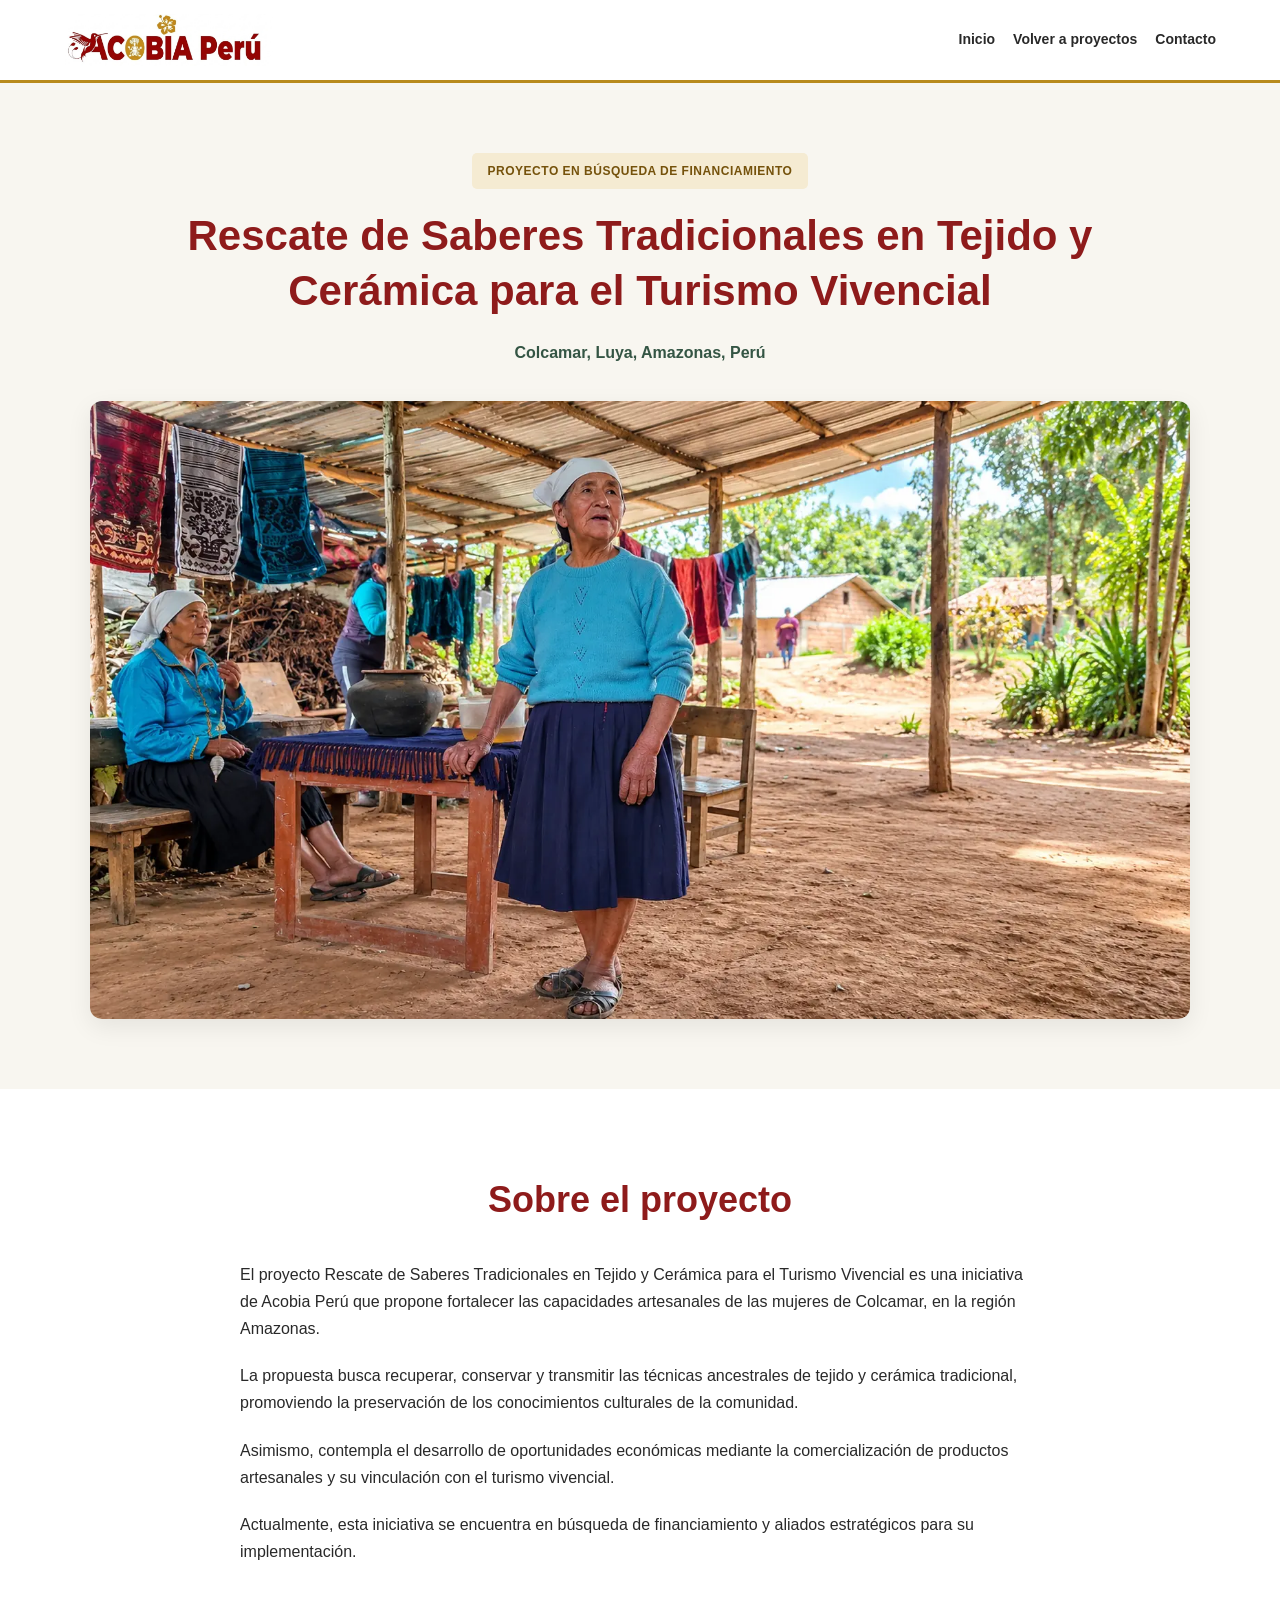
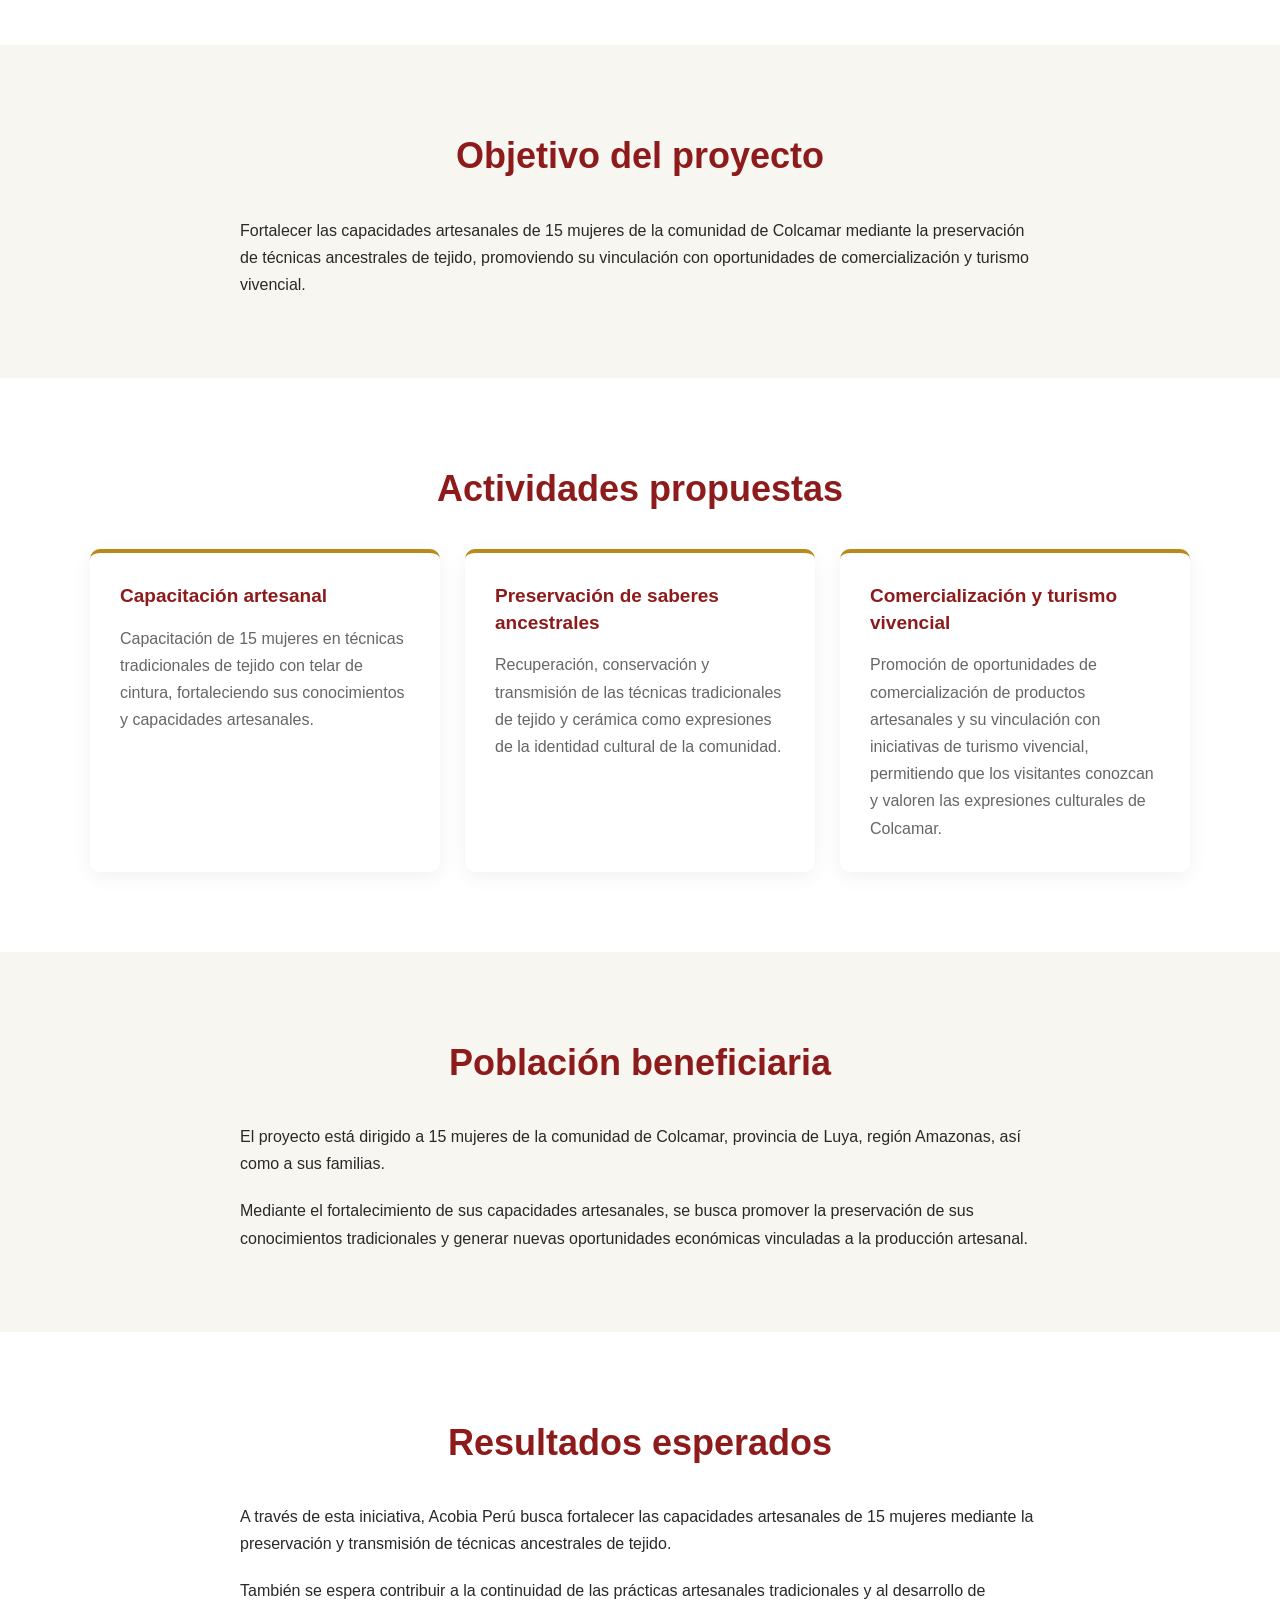
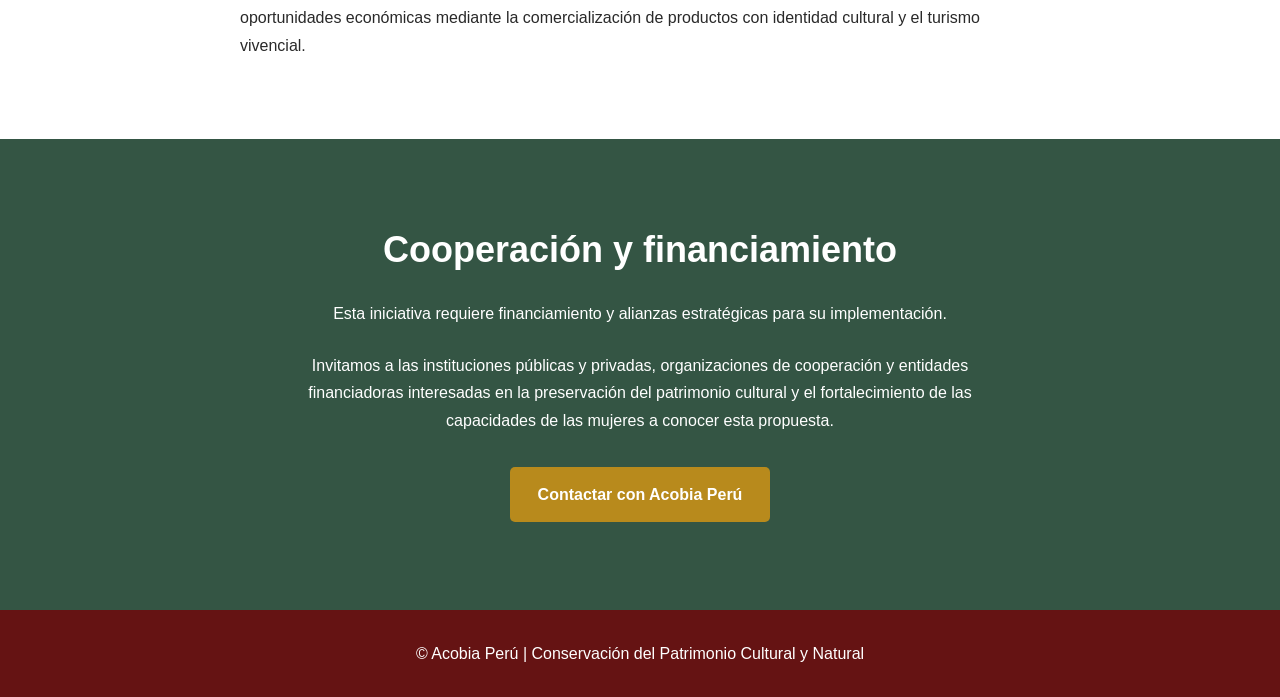
<file: proyectos/colcamar.html>
<!DOCTYPE html>
<html lang="es">

<head>

    <meta charset="UTF-8">

    <meta name="viewport"
          content="width=device-width, initial-scale=1.0">

    <title>
        Proyecto Colcamar | Acobia Perú
    </title>

    <meta name="description"
          content="Conoce el proyecto de Acobia Perú para rescatar los saberes tradicionales de tejido y cerámica en Colcamar, Amazonas. Iniciativa en búsqueda de financiamiento.">

    <!-- FAVICON -->

    <link rel="icon"
          type="image/png"
          href="../imagenes/favicon-acobia.png">

    <!-- ESTILOS INSTITUCIONALES -->

    <link rel="stylesheet"
          href="../styles.css">

</head>


<body>


    <!-- =====================================
     ENCABEZADO RESPONSIVE
     ACOBIA PERÚ
====================================== -->

<header>

    <div class="contenedor encabezado">

        <!-- LOGOTIPO INSTITUCIONAL -->

        <a href="../index.html#inicio" class="logo">

            <img
                src="../imagenes/logo-acobia.webp"
                alt="Acobia Perú"
                width="800"
                height="198">

        </a>


        <!-- BOTÓN DEL MENÚ MÓVIL -->

        <button
            class="menu-toggle"
            type="button"
            aria-label="Abrir menú de navegación"
            aria-expanded="false"
            aria-controls="menu-principal">

            <span class="menu-icono">☰</span>

        </button>


        <!-- MENÚ DE NAVEGACIÓN -->

        <nav
            id="menu-principal"
            aria-label="Navegación principal">

            <a href="../index.html#inicio">
                Inicio
            </a>

            <a href="../index.html#proyectos">
                Volver a proyectos
            </a>

            <a href="../index.html#contacto">
                Contacto
            </a>

        </nav>

    </div>

</header>



    <!-- =====================================
         CONTENIDO DEL PROYECTO
    ====================================== -->

    <main class="pagina-proyecto">


        <!-- =====================================
             1. PORTADA DEL PROYECTO
        ====================================== -->

        <section class="seccion portada-proyecto">

            <div class="contenedor">

                <p class="etiqueta-proyecto">

                    PROYECTO EN BÚSQUEDA DE FINANCIAMIENTO

                </p>


                <h1 class="titulo-seccion">

                    Rescate de Saberes Tradicionales
                    en Tejido y Cerámica para
                    el Turismo Vivencial

                </h1>


                <p class="descripcion-seccion">

                    Colcamar, Luya, Amazonas, Perú

                </p>


                <!-- FOTOGRAFÍA PRINCIPAL -->

                <div class="fotografia-principal-proyecto">

                    <img
                        src="../imagenes/proyecto-colcamar.webp"
                        alt="Artesana en un espacio de trabajo tradicional"
                        width="1600"
                        height="900">

                </div>

            </div>

        </section>



        <!-- =====================================
             2. SOBRE EL PROYECTO
        ====================================== -->

        <section class="seccion seccion-blanca">

            <div class="contenedor">

                <h2 class="titulo-seccion">
                    Sobre el proyecto
                </h2>


                <div class="texto-proyecto">

                    <p>

                        El proyecto Rescate de Saberes
                        Tradicionales en Tejido y Cerámica
                        para el Turismo Vivencial es una
                        iniciativa de Acobia Perú que propone
                        fortalecer las capacidades artesanales
                        de las mujeres de Colcamar,
                        en la región Amazonas.

                    </p>


                    <p>

                        La propuesta busca recuperar,
                        conservar y transmitir las técnicas
                        ancestrales de tejido y cerámica
                        tradicional, promoviendo la
                        preservación de los conocimientos
                        culturales de la comunidad.

                    </p>


                    <p>

                        Asimismo, contempla el desarrollo
                        de oportunidades económicas
                        mediante la comercialización de
                        productos artesanales y su
                        vinculación con el turismo vivencial.

                    </p>


                    <p>

                        Actualmente, esta iniciativa se
                        encuentra en búsqueda de
                        financiamiento y aliados estratégicos
                        para su implementación.

                    </p>

                </div>

            </div>

        </section>



        <!-- =====================================
             3. OBJETIVO DEL PROYECTO
        ====================================== -->

        <section class="seccion">

            <div class="contenedor">

                <h2 class="titulo-seccion">
                    Objetivo del proyecto
                </h2>


                <div class="texto-proyecto">

                    <p>

                        Fortalecer las capacidades
                        artesanales de 15 mujeres
                        de la comunidad de Colcamar
                        mediante la preservación de
                        técnicas ancestrales de tejido,
                        promoviendo su vinculación
                        con oportunidades de
                        comercialización y turismo vivencial.

                    </p>

                </div>

            </div>

        </section>



        <!-- =====================================
             4. ACTIVIDADES PROPUESTAS
        ====================================== -->

        <section class="seccion seccion-blanca">

            <div class="contenedor">

                <h2 class="titulo-seccion">
                    Actividades propuestas
                </h2>


                <div class="grid grid-actividades-proyecto">


                    <!-- ACTIVIDAD 1 -->

                    <article class="tarjeta">

                        <h3>
                            Capacitación artesanal
                        </h3>

                        <p>

                            Capacitación de 15 mujeres
                            en técnicas tradicionales
                            de tejido con telar de cintura,
                            fortaleciendo sus conocimientos
                            y capacidades artesanales.

                        </p>

                    </article>



                    <!-- ACTIVIDAD 2 -->

                    <article class="tarjeta">

                        <h3>
                            Preservación de saberes ancestrales
                        </h3>

                        <p>

                            Recuperación, conservación
                            y transmisión de las técnicas
                            tradicionales de tejido
                            y cerámica como expresiones
                            de la identidad cultural
                            de la comunidad.

                        </p>

                    </article>



                    <!-- ACTIVIDAD 3 -->

                    <article class="tarjeta">

                        <h3>
                            Comercialización y turismo vivencial
                        </h3>

                        <p>

                            Promoción de oportunidades
                            de comercialización de
                            productos artesanales
                            y su vinculación con
                            iniciativas de turismo vivencial,
                            permitiendo que los visitantes
                            conozcan y valoren
                            las expresiones culturales
                            de Colcamar.

                        </p>

                    </article>


                </div>

            </div>

        </section>



        <!-- =====================================
             5. POBLACIÓN BENEFICIARIA
        ====================================== -->

        <section class="seccion">

            <div class="contenedor">

                <h2 class="titulo-seccion">
                    Población beneficiaria
                </h2>


                <div class="texto-proyecto">

                    <p>

                        El proyecto está dirigido
                        a 15 mujeres de la comunidad
                        de Colcamar, provincia de Luya,
                        región Amazonas, así como
                        a sus familias.

                    </p>


                    <p>

                        Mediante el fortalecimiento
                        de sus capacidades artesanales,
                        se busca promover la preservación
                        de sus conocimientos tradicionales
                        y generar nuevas oportunidades
                        económicas vinculadas
                        a la producción artesanal.

                    </p>

                </div>

            </div>

        </section>



        <!-- =====================================
             6. RESULTADOS ESPERADOS
        ====================================== -->

        <section class="seccion seccion-blanca">

            <div class="contenedor">

                <h2 class="titulo-seccion">
                    Resultados esperados
                </h2>


                <div class="texto-proyecto">

                    <p>

                        A través de esta iniciativa,
                        Acobia Perú busca fortalecer
                        las capacidades artesanales
                        de 15 mujeres mediante
                        la preservación y transmisión
                        de técnicas ancestrales de tejido.

                    </p>


                    <p>

                        También se espera contribuir
                        a la continuidad de las
                        prácticas artesanales tradicionales
                        y al desarrollo de oportunidades
                        económicas mediante la
                        comercialización de productos
                        con identidad cultural
                        y el turismo vivencial.

                    </p>

                </div>

            </div>

        </section>



        <!-- =====================================
             7. COOPERACIÓN Y FINANCIAMIENTO
        ====================================== -->

        <section class="cooperacion">

            <div class="contenedor">

                <h2>
                    Cooperación y financiamiento
                </h2>


                <p>

                    Esta iniciativa requiere financiamiento
                    y alianzas estratégicas para
                    su implementación.

                </p>


                <p>

                    Invitamos a las instituciones
                    públicas y privadas,
                    organizaciones de cooperación
                    y entidades financiadoras
                    interesadas en la preservación
                    del patrimonio cultural
                    y el fortalecimiento de las
                    capacidades de las mujeres
                    a conocer esta propuesta.

                </p>


                <a
                    href="../index.html#contacto"
                    class="boton">

                    Contactar con Acobia Perú

                </a>

            </div>

        </section>


    </main>



    <!-- =====================================
         PIE DE PÁGINA
    ====================================== -->

    <footer>

        <div class="contenedor">

            <p>

                © Acobia Perú |
                Conservación del Patrimonio
                Cultural y Natural

            </p>

        </div>

    </footer>

        </footer>

    <!-- BOTÓN FLOTANTE: VOLVER ARRIBA -->

    <button
        id="volver-arriba"
        class="volver-arriba"
        type="button"
        aria-label="Volver al inicio de la página"
        title="Volver arriba">

        <span aria-hidden="true">↑</span>

    </button>

    <!-- JAVASCRIPT -->

    <script src="../script.js" defer></script>

</body>
</html>

    <!-- FUNCIONALIDAD DEL MENÚ MÓVIL -->

    <script src="../script.js" defer></script>

</body>

</html>
</file>
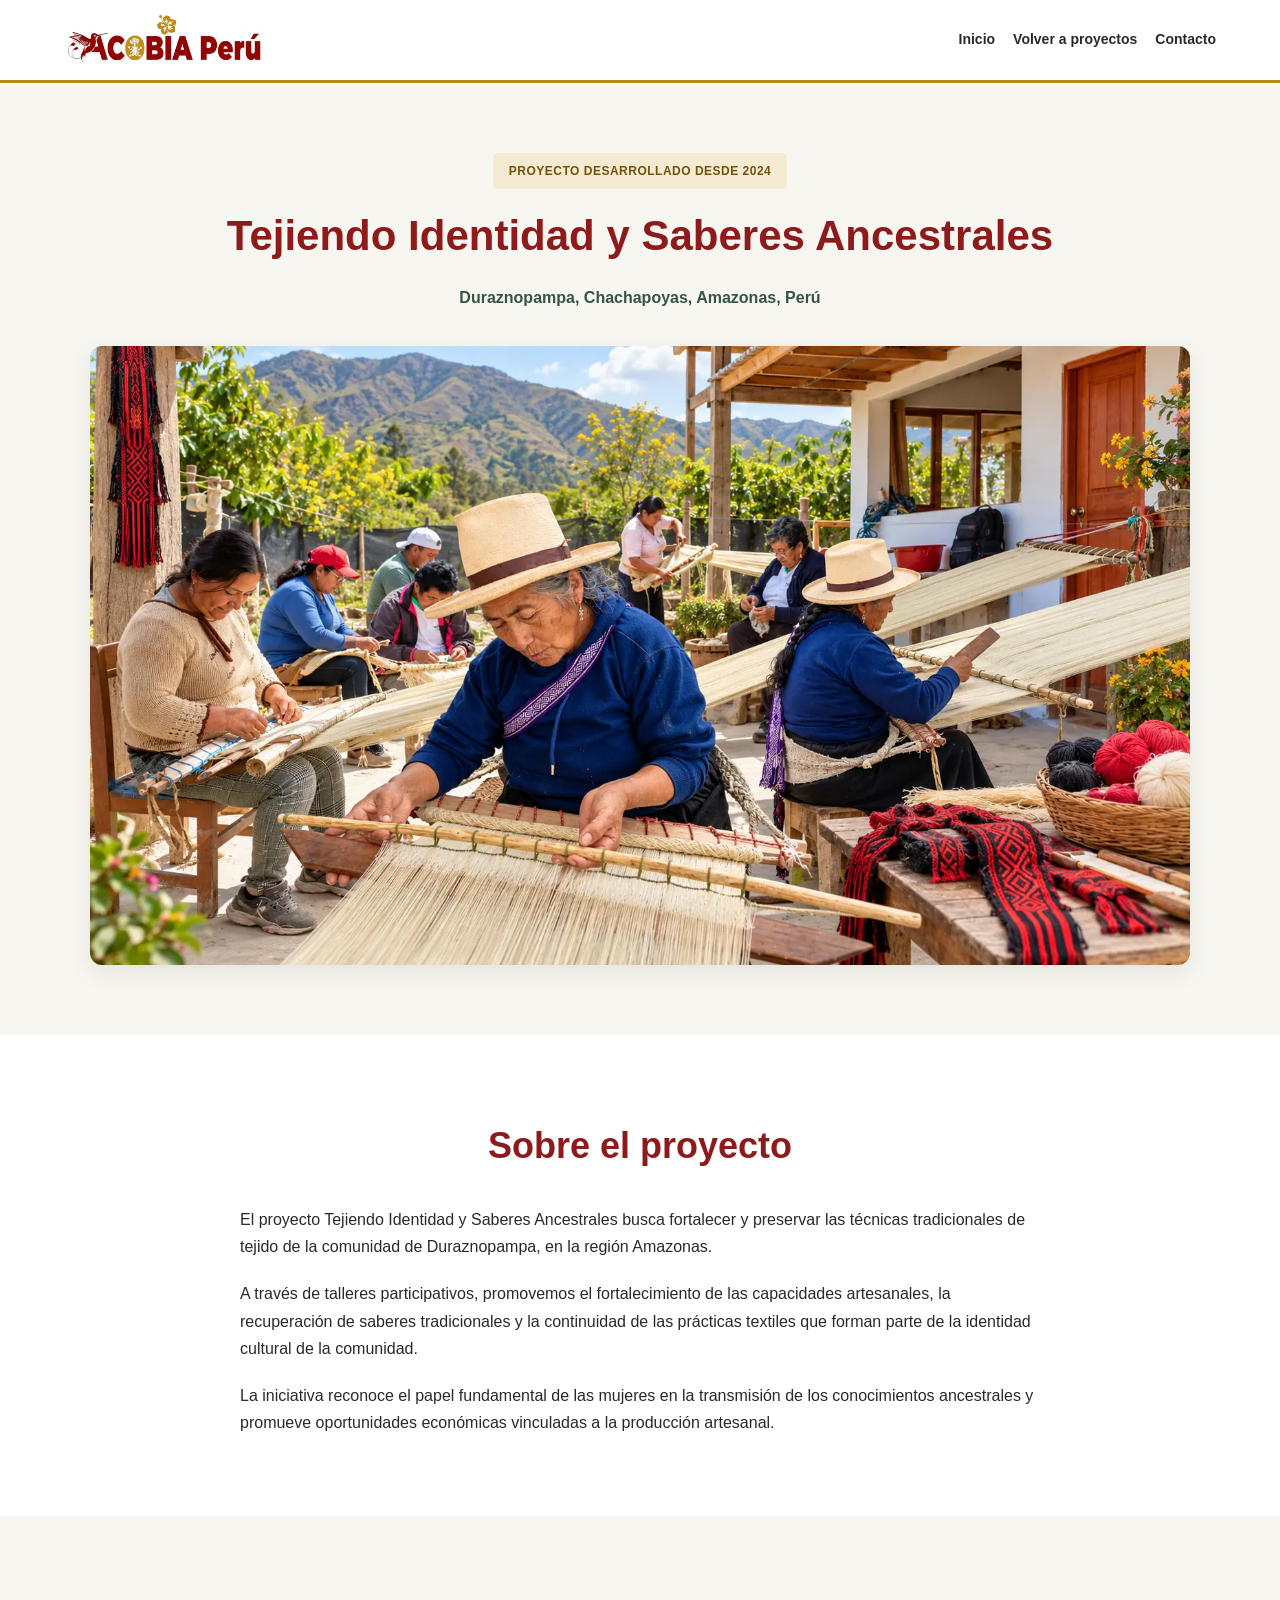
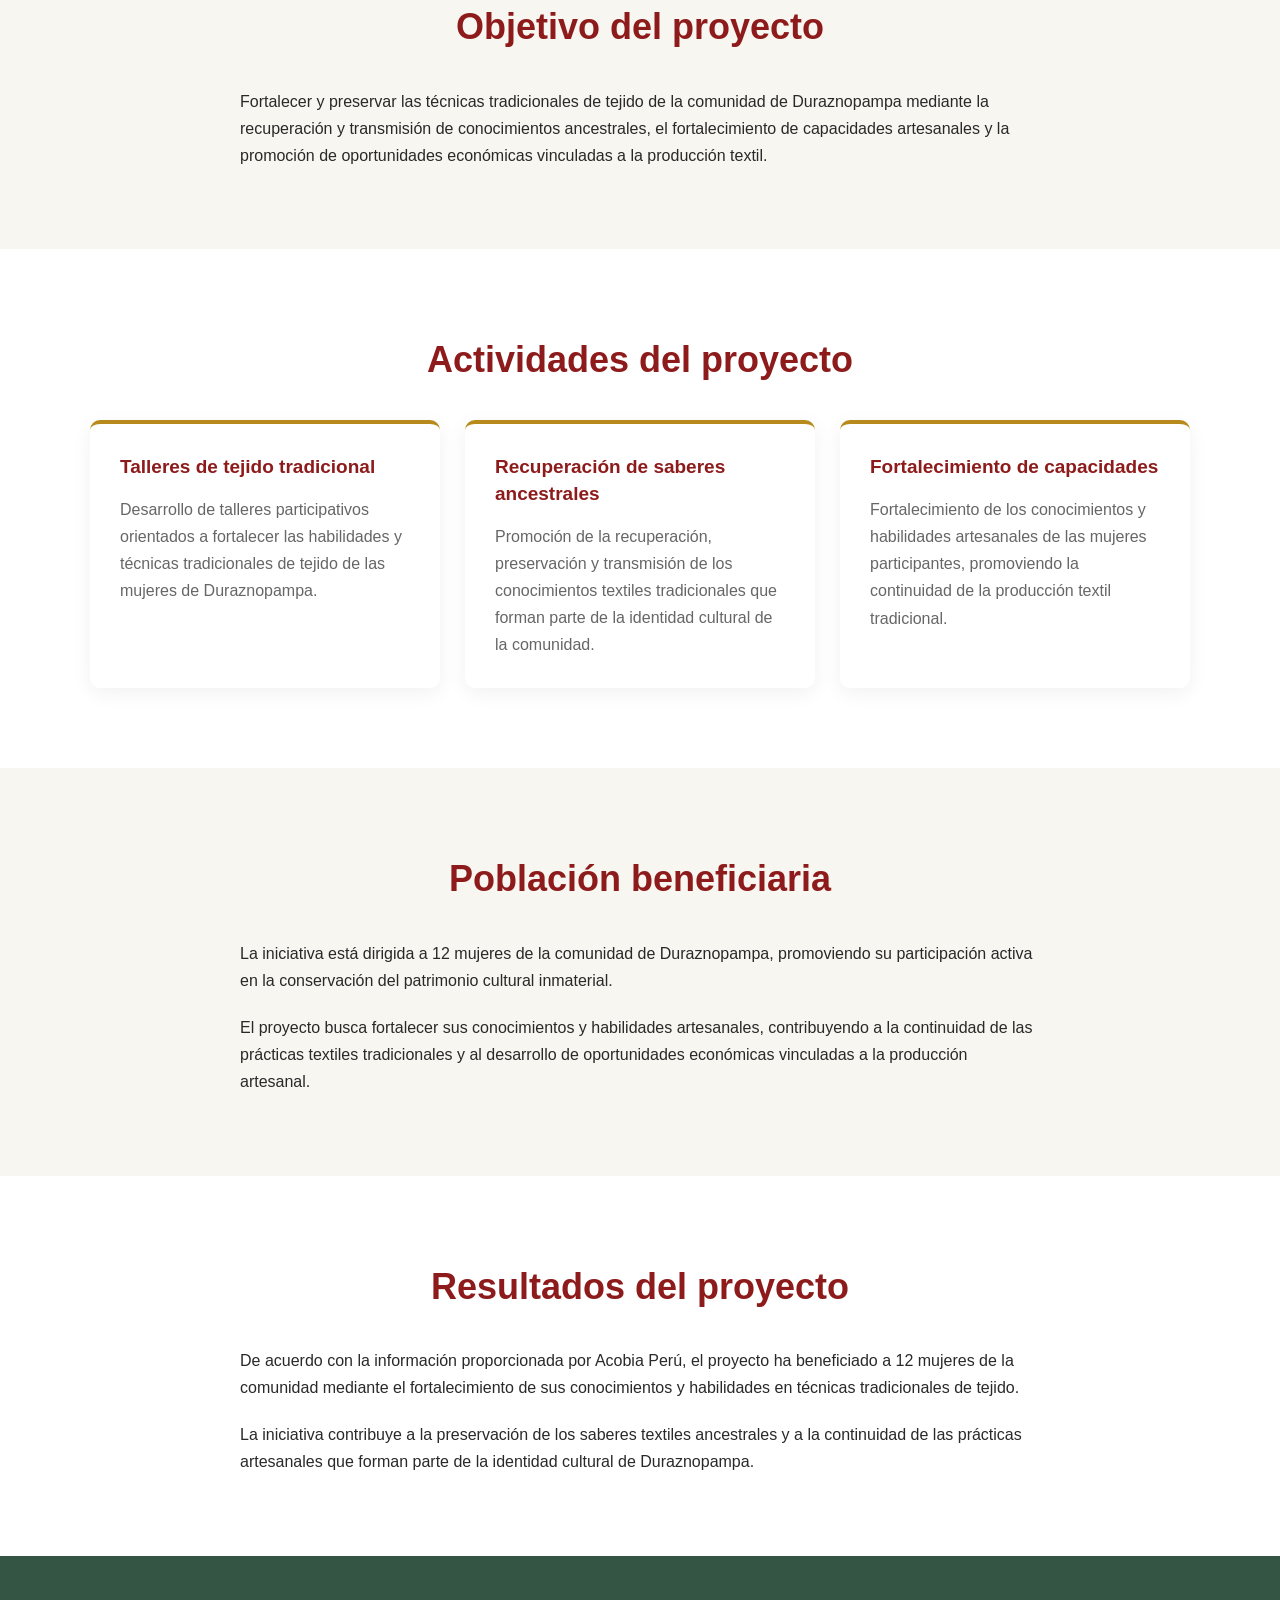
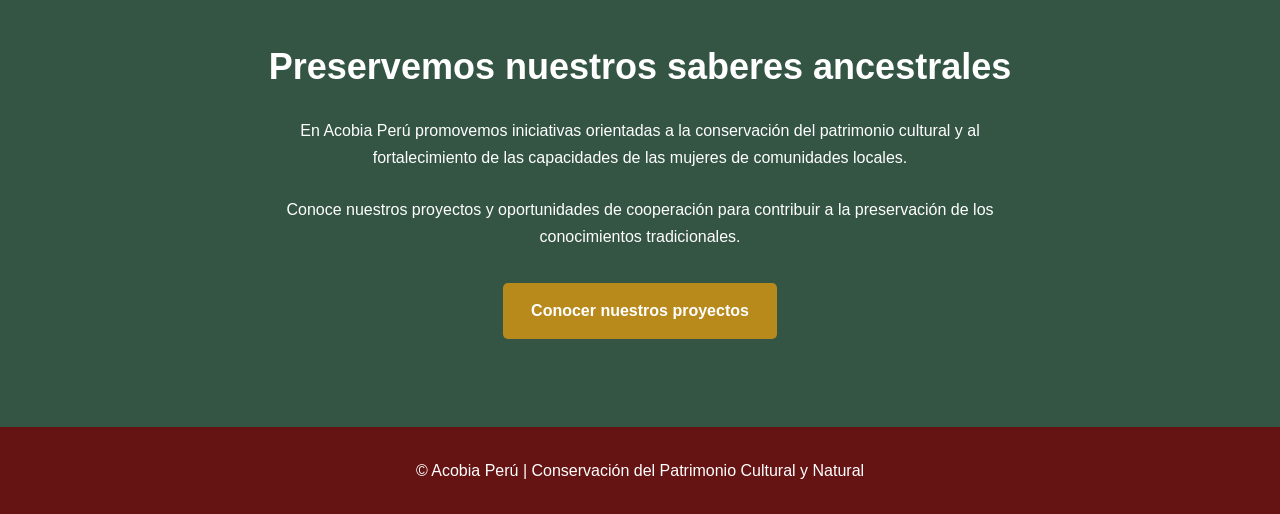
<file: proyectos/duraznopampa.html>
<!DOCTYPE html>
<html lang="es">

<head>
    <meta charset="UTF-8">

    <meta name="viewport"
          content="width=device-width, initial-scale=1.0">

    <title>
        Proyecto Duraznopampa | Acobia Perú
    </title>

    <meta name="description"
          content="Conoce el proyecto Tejiendo Identidad y Saberes Ancestrales de Acobia Perú, orientado a la preservación del tejido tradicional en Duraznopampa, Amazonas.">

    <!-- FAVICON -->

    <link rel="icon"
          type="image/png"
          href="../imagenes/favicon-acobia.png">

    <!-- ESTILOS INSTITUCIONALES -->

    <link rel="stylesheet"
          href="../styles.css">

</head>

<body>

<!-- =====================================
     ENCABEZADO RESPONSIVE
     ACOBIA PERÚ
====================================== -->

<header>

    <div class="contenedor encabezado">

        <!-- LOGOTIPO INSTITUCIONAL -->

        <a href="../index.html#inicio" class="logo">

            <img
                src="../imagenes/logo-acobia.webp"
                alt="Acobia Perú"
                width="800"
                height="198">

        </a>


        <!-- BOTÓN DEL MENÚ MÓVIL -->

        <button
            class="menu-toggle"
            type="button"
            aria-label="Abrir menú de navegación"
            aria-expanded="false"
            aria-controls="menu-principal">

            <span class="menu-icono">☰</span>

        </button>


        <!-- MENÚ DE NAVEGACIÓN -->

        <nav
            id="menu-principal"
            aria-label="Navegación principal">

            <a href="../index.html#inicio">
                Inicio
            </a>

            <a href="../index.html#proyectos">
                Volver a proyectos
            </a>

            <a href="../index.html#contacto">
                Contacto
            </a>

        </nav>

    </div>

</header>


    <!-- =====================================
         CONTENIDO DEL PROYECTO
    ====================================== -->

    <main class="pagina-proyecto">


        <!-- 1. PORTADA DEL PROYECTO -->

        <section class="seccion portada-proyecto">

            <div class="contenedor">

                <p class="etiqueta-proyecto">
                    PROYECTO DESARROLLADO DESDE 2024
                </p>

                <h1 class="titulo-seccion">

                    Tejiendo Identidad y
                    Saberes Ancestrales

                </h1>

                <p class="descripcion-seccion">
                    Duraznopampa, Chachapoyas, Amazonas, Perú
                </p>

                <div class="fotografia-principal-proyecto">

                    <img
                        src="../imagenes/proyecto-duraznopampa.webp"
                        alt="Mujeres participando en actividades de tejido tradicional"
                        width="1600"
                        height="900">

                </div>

            </div>

        </section>


        <!-- 2. SOBRE EL PROYECTO -->

        <section class="seccion seccion-blanca">

            <div class="contenedor">

                <h2 class="titulo-seccion">
                    Sobre el proyecto
                </h2>

                <div class="texto-proyecto">

                    <p>
                        El proyecto Tejiendo Identidad y Saberes
                        Ancestrales busca fortalecer y preservar
                        las técnicas tradicionales de tejido
                        de la comunidad de Duraznopampa,
                        en la región Amazonas.
                    </p>

                    <p>
                        A través de talleres participativos,
                        promovemos el fortalecimiento de las
                        capacidades artesanales, la recuperación
                        de saberes tradicionales y la continuidad
                        de las prácticas textiles que forman
                        parte de la identidad cultural
                        de la comunidad.
                    </p>

                    <p>
                        La iniciativa reconoce el papel
                        fundamental de las mujeres en la
                        transmisión de los conocimientos
                        ancestrales y promueve oportunidades
                        económicas vinculadas a la
                        producción artesanal.
                    </p>

                </div>

            </div>

        </section>


        <!-- 3. OBJETIVO DEL PROYECTO -->

        <section class="seccion">

            <div class="contenedor">

                <h2 class="titulo-seccion">
                    Objetivo del proyecto
                </h2>

                <div class="texto-proyecto">

                    <p>
                        Fortalecer y preservar las técnicas
                        tradicionales de tejido de la comunidad
                        de Duraznopampa mediante la recuperación
                        y transmisión de conocimientos
                        ancestrales, el fortalecimiento de
                        capacidades artesanales y la promoción
                        de oportunidades económicas
                        vinculadas a la producción textil.
                    </p>

                </div>

            </div>

        </section>


        <!-- 4. ACTIVIDADES DEL PROYECTO -->

        <section class="seccion seccion-blanca">

            <div class="contenedor">

                <h2 class="titulo-seccion">
                    Actividades del proyecto
                </h2>

                <div class="grid grid-actividades-proyecto">


                    <article class="tarjeta">

                        <h3>
                            Talleres de tejido tradicional
                        </h3>

                        <p>
                            Desarrollo de talleres
                            participativos orientados
                            a fortalecer las habilidades
                            y técnicas tradicionales
                            de tejido de las mujeres
                            de Duraznopampa.
                        </p>

                    </article>


                    <article class="tarjeta">

                        <h3>
                            Recuperación de saberes ancestrales
                        </h3>

                        <p>
                            Promoción de la recuperación,
                            preservación y transmisión
                            de los conocimientos textiles
                            tradicionales que forman parte
                            de la identidad cultural
                            de la comunidad.
                        </p>

                    </article>


                    <article class="tarjeta">

                        <h3>
                            Fortalecimiento de capacidades
                        </h3>

                        <p>
                            Fortalecimiento de los
                            conocimientos y habilidades
                            artesanales de las mujeres
                            participantes, promoviendo
                            la continuidad de la
                            producción textil tradicional.
                        </p>

                    </article>

                </div>

            </div>

        </section>


        <!-- 5. POBLACIÓN BENEFICIARIA -->

        <section class="seccion">

            <div class="contenedor">

                <h2 class="titulo-seccion">
                    Población beneficiaria
                </h2>

                <div class="texto-proyecto">

                    <p>
                        La iniciativa está dirigida a
                        12 mujeres de la comunidad
                        de Duraznopampa, promoviendo
                        su participación activa en la
                        conservación del patrimonio
                        cultural inmaterial.
                    </p>

                    <p>
                        El proyecto busca fortalecer
                        sus conocimientos y habilidades
                        artesanales, contribuyendo
                        a la continuidad de las
                        prácticas textiles tradicionales
                        y al desarrollo de oportunidades
                        económicas vinculadas
                        a la producción artesanal.
                    </p>

                </div>

            </div>

        </section>


        <!-- 6. RESULTADOS DEL PROYECTO -->

        <section class="seccion seccion-blanca">

            <div class="contenedor">

                <h2 class="titulo-seccion">
                    Resultados del proyecto
                </h2>

                <div class="texto-proyecto">

                    <p>
                        De acuerdo con la información
                        proporcionada por Acobia Perú,
                        el proyecto ha beneficiado
                        a 12 mujeres de la comunidad
                        mediante el fortalecimiento
                        de sus conocimientos y habilidades
                        en técnicas tradicionales
                        de tejido.
                    </p>

                    <p>
                        La iniciativa contribuye
                        a la preservación de los
                        saberes textiles ancestrales
                        y a la continuidad de
                        las prácticas artesanales
                        que forman parte de
                        la identidad cultural
                        de Duraznopampa.
                    </p>

                </div>

            </div>

        </section>


        <!-- 7. COOPERACIÓN INSTITUCIONAL -->

        <section class="cooperacion">

            <div class="contenedor">

                <h2>
                    Preservemos nuestros saberes ancestrales
                </h2>

                <p>
                    En Acobia Perú promovemos iniciativas
                    orientadas a la conservación del
                    patrimonio cultural y al
                    fortalecimiento de las capacidades
                    de las mujeres de comunidades locales.
                </p>

                <p>
                    Conoce nuestros proyectos y
                    oportunidades de cooperación
                    para contribuir a la preservación
                    de los conocimientos tradicionales.
                </p>

                <a
                    href="../index.html#proyectos"
                    class="boton">

                    Conocer nuestros proyectos

                </a>

            </div>

        </section>

    </main>


    <!-- =====================================
         PIE DE PÁGINA
    ====================================== -->

    <footer>

        <div class="contenedor">

            <p>
                © Acobia Perú |
                Conservación del Patrimonio Cultural y Natural
            </p>

        </div>

    </footer>

        </footer>

    <!-- BOTÓN FLOTANTE: VOLVER ARRIBA -->

    <button
        id="volver-arriba"
        class="volver-arriba"
        type="button"
        aria-label="Volver al inicio de la página"
        title="Volver arriba">

        <span aria-hidden="true">↑</span>

    </button>

    <!-- JAVASCRIPT -->

    <script src="../script.js" defer></script>

</body>
</html>

    <!-- FUNCIONALIDAD DEL MENÚ MÓVIL -->

    <script src="../script.js" defer></script>

</body>

</html>
</file>
<file: styles.css>
/* =========================================
   ACOBIA PERÚ
   ESTILOS GENERALES DE LA LANDING PAGE
========================================= */

/* COLORES INSTITUCIONALES */

:root {
    --rojo: #8E1B1B;
    --rojo-oscuro: #651313;
    --dorado: #B88A1C;
    --verde: #345544;
    --marfil: #F8F6F0;
    --blanco: #FFFFFF;
    --texto: #292929;
    --gris: #666666;
}


/* CONFIGURACIÓN GENERAL */

* {
    margin: 0;
    padding: 0;
    box-sizing: border-box;
}

html {
    scroll-behavior: smooth;
}

body {
    font-family: Arial, Helvetica, sans-serif;
    background-color: var(--marfil);
    color: var(--texto);
    line-height: 1.7;
}

a {
    text-decoration: none;
    color: inherit;
}

img {
    max-width: 100%;
    height: auto;
}


/* CONTENEDOR PRINCIPAL */

.contenedor {
    width: 90%;
    max-width: 1200px;
    margin: auto;
}


/* =========================================
   ENCABEZADO INSTITUCIONAL
========================================= */

header {
    background-color: var(--blanco);
    padding: 14px 0;
    border-bottom: 3px solid var(--dorado);
}

.encabezado {
    display: flex;
    justify-content: space-between;
    align-items: center;
    gap: 30px;
}

/* LOGOTIPO COMPLETO */

.logo {
    display: flex;
    align-items: center;
    flex-shrink: 0;
}

.logo img {
    display: block;
    width: 210px;
    height: auto;
}

/* MENÚ DE NAVEGACIÓN */

nav {
    display: flex;
    justify-content: flex-end;
    align-items: center;
    flex-wrap: wrap;
    gap: 18px;
}

nav a {
    font-weight: 600;
    font-size: 14px;
    white-space: nowrap;
    transition: color 0.3s;
}

nav a:hover {
    color: var(--rojo);
}


/* PORTADA PRINCIPAL */

/* =========================================
   PORTADA PRINCIPAL - ESCRITORIO
========================================= */

.hero {

    /* Fotografía con capa oscura */

    background-image:
        linear-gradient(
            rgba(0, 0, 0, 0.45),
            rgba(0, 0, 0, 0.45)
        ),
        url("imagenes/hero-acobia-desktop.webp");

    /* Configuración de la fotografía */

    background-size: cover;
    background-position: center center;
    background-repeat: no-repeat;

    /* Distribución del contenido */

    min-height: 570px;

    display: flex;
    align-items: center;
    justify-content: center;

    /* Texto y espacios */

    color: var(--blanco);
    text-align: center;
    padding: 100px 20px;

}

.hero h1 {
    font-size: clamp(36px, 6vw, 64px);
    margin-bottom: 20px;
}

.hero p {
    font-size: 19px;
    max-width: 750px;
    margin: 0 auto 30px;
}


/* BOTONES */

.boton {
    display: inline-block;
    background-color: var(--dorado);
    color: var(--blanco);
    padding: 14px 28px;
    border-radius: 5px;
    font-weight: bold;
    margin: 8px;
    transition: background-color 0.3s;
}

.boton:hover {
    background-color: var(--rojo-oscuro);
}

.boton-secundario {
    background-color: var(--verde);
}


/* SECCIONES GENERALES */

.seccion {
    padding: 80px 0;
}

.seccion-blanca {
    background-color: var(--blanco);
}

.titulo-seccion {
    color: var(--rojo);
    font-size: clamp(28px, 4vw, 36px);
    margin-bottom: 20px;
    text-align: center;
}

.descripcion-seccion {
    max-width: 800px;
    margin: 0 auto 40px;
    text-align: center;
    color: var(--gris);
}


/* TARJETAS INFORMATIVAS */

.grid {
    display: grid;
    grid-template-columns: repeat(3, 1fr);
    gap: 25px;
}

.tarjeta {
    background-color: var(--blanco);
    padding: 35px;
    border-radius: 10px;
    border-top: 4px solid var(--dorado);
    box-shadow: 0 5px 20px rgba(0, 0, 0, 0.06);
}

.tarjeta h3 {
    color: var(--rojo);
    margin-bottom: 15px;
}

.tarjeta p {
    color: var(--gris);
}


/* SECCIÓN DE COOPERACIÓN */

.cooperacion {
    background-color: var(--verde);
    color: var(--blanco);
    text-align: center;
    padding: 80px 20px;
}

.cooperacion h2 {
    font-size: 36px;
    margin-bottom: 20px;
}

.cooperacion p {
    max-width: 750px;
    margin: 0 auto 25px;
}


/* PIE DE PÁGINA */

footer {
    background-color: var(--rojo-oscuro);
    color: var(--blanco);
    text-align: center;
    padding: 30px 20px;
}


/* ADAPTACIÓN A CELULARES */

@media (max-width: 768px) {

    .encabezado {
    flex-direction: column;
    text-align: center;
    gap: 18px;
}

.logo img {
    width: 190px;
    height: auto;
}

nav {
    justify-content: center;
    gap: 12px;
}

    .hero {
        padding: 80px 20px;
    }

    .hero p {
        font-size: 16px;
    }

    .grid {
        grid-template-columns: 1fr;
    }

    .seccion {
        padding: 55px 0;
    }

    .cooperacion h2 {
        font-size: 28px;
    }

}

/* =========================================
   ACOBIA PERÚ
   MENÚ DE NAVEGACIÓN RESPONSIVE
========================================= */


/* BOTÓN OCULTO EN COMPUTADORAS */

.menu-toggle {
    display: none;
}


/* =========================================
   DISEÑO PARA CELULARES
========================================= */

@media (max-width: 768px) {

    /* ENCABEZADO */

    header {
        padding: 12px 0;
    }

    .encabezado {
        display: grid;
        grid-template-columns: minmax(0, 1fr) auto;
        align-items: center;
        gap: 12px;
    }


    /* LOGOTIPO */

    .logo {
        display: flex;
        align-items: center;
        justify-self: start;
        min-width: 0;
    }

    .logo img {
        display: block;
        width: 190px;
        max-width: 100%;
        height: auto;
    }


    /* BOTÓN HAMBURGUESA */

    .menu-toggle {
        display: inline-flex;
        align-items: center;
        justify-content: center;

        width: 44px;
        height: 44px;

        background-color: var(--blanco);
        color: var(--rojo);

        border: 1px solid var(--dorado);
        border-radius: 6px;

        cursor: pointer;

        justify-self: end;

        transition: background-color 0.3s;
    }


    /* ICONO DEL MENÚ */

    .menu-icono {
        font-size: 25px;
        line-height: 1;
    }


    /* INTERACCIÓN CON EL BOTÓN */

    .menu-toggle:hover {
        background-color: var(--marfil);
    }

    .menu-toggle:focus-visible {
        outline: 3px solid var(--dorado);
        outline-offset: 3px;
    }


    /* =========================================
   MENÚ MÓVIL CON ANIMACIÓN
========================================= */

#menu-principal {

    /* Distribución del menú */

    display: flex;
    grid-column: 1 / -1;

    width: 100%;

    flex-direction: column;
    align-items: stretch;

    gap: 0;


    /* Apariencia */

    background-color: var(--blanco);


    /* Estado inicial: cerrado */

    max-height: 0;

    opacity: 0;

    overflow: hidden;

    visibility: hidden;

    padding-top: 0;

    border-top: 0 solid transparent;


    /* Animación */

    transition:
        max-height 0.35s ease,
        opacity 0.25s ease,
        padding-top 0.35s ease,
        border-top-width 0.35s ease,
        visibility 0s linear 0.35s;

}


/* =========================================
   ESTADO ABIERTO
========================================= */

#menu-principal.abierto {

    max-height: 400px;

    opacity: 1;

    visibility: visible;

    padding-top: 10px;

    border-top: 1px solid var(--dorado);

    transition:
        max-height 0.35s ease,
        opacity 0.25s ease,
        padding-top 0.35s ease,
        border-top-width 0.35s ease,
        visibility 0s;

}


    /* ENLACES DEL MENÚ */

    #menu-principal a {
        display: block;

        padding: 12px 15px;

        text-align: left;

        font-size: 15px;

        color: var(--texto);

        border-bottom: 1px solid #eeeeee;

        transition: background-color 0.3s;
    }


    /* INTERACCIÓN CON LOS ENLACES */

    #menu-principal a:hover {
        background-color: var(--marfil);
        color: var(--rojo);
    }

}

/* =========================================
   PORTADA PRINCIPAL - CELULARES
========================================= */

@media (max-width: 768px) {

    .hero {

        /* Fotografía vertical con capa oscura */

        background-image:
            linear-gradient(
                rgba(0, 0, 0, 0.50),
                rgba(0, 0, 0, 0.50)
            ),
            url("imagenes/hero-acobia-mobile.webp");

        /* Configuración de la fotografía */

        background-size: cover;
        background-position: center center;
        background-repeat: no-repeat;

        /* Altura y distribución */

        min-height: 650px;

        display: flex;
        align-items: center;
        justify-content: center;

        padding: 70px 20px;

    }

}

/* =========================================
   PRESENTACIÓN INSTITUCIONAL
========================================= */

#nosotros .descripcion-seccion {
    width: 100%;
    max-width: 750px;
    margin: 0 auto;
    text-align: left;
    color: var(--texto);
}

#nosotros .descripcion-seccion p {
    margin-bottom: 18px;
}

#nosotros .descripcion-seccion p:last-child {
    margin-bottom: 0;
}

#nosotros .descripcion-seccion strong {
    color: var(--rojo);
    font-weight: 600;
}

/* INTRODUCCIÓN INSTITUCIONAL */

#nosotros .descripcion-seccion p:first-child {
    font-size: 18px;
    line-height: 1.7;
    margin-bottom: 25px;
}

/* =========================================
   QUIÉNES SOMOS - VERSIÓN MÓVIL
========================================= */

@media (max-width: 768px) {

    #nosotros .descripcion-seccion {
        max-width: 100%;
        text-align: left;
    }

    #nosotros .descripcion-seccion p:first-child {
        font-size: 16px;
        margin-bottom: 22px;
    }

}

/* =========================================
   ACOBIA PERÚ
   PRESENTACIÓN DE NUESTRA MISIÓN
========================================= */

/* VERSIÓN DE ESCRITORIO */

#mision .descripcion-seccion {
    max-width: 750px;
    margin: 0 auto;
    text-align: center;
}

#mision .descripcion-seccion p + p {
    margin-top: 22px;
}


/* VERSIÓN MÓVIL */

@media (max-width: 768px) {

    #mision .descripcion-seccion {
        text-align: left;
    }

    #mision .descripcion-seccion p + p {
        margin-top: 18px;
    }

}

/* =========================================
   ACOBIA PERÚ
   CUADRÍCULA DE LÍNEAS DE TRABAJO
========================================= */

/* DISTRIBUCIÓN EN COMPUTADORAS */

.grid-lineas {
    display: grid;
    grid-template-columns: repeat(2, minmax(0, 1fr));
    gap: 30px;
    max-width: 1000px;
    margin: 0 auto;
}

/* TARJETAS */

.grid-lineas .tarjeta {
    height: 100%;
    padding: 35px;
}

/* TÍTULOS */

.grid-lineas .tarjeta h3 {
    margin-bottom: 18px;
    line-height: 1.4;
}

/* SEPARACIÓN ENTRE PÁRRAFOS */

.grid-lineas .tarjeta p + p {
    margin-top: 18px;
}

/* ADAPTACIÓN A CELULARES */

@media (max-width: 768px) {

    .grid-lineas {
        grid-template-columns: 1fr;
        gap: 20px;
    }

    .grid-lineas .tarjeta {
        padding: 25px;
    }

}

/* =========================================
   ACOBIA PERÚ
   SECCIÓN DE PROYECTOS E INICIATIVAS
========================================= */


/* GRUPOS DE PROYECTOS */

.grupo-proyectos {
    max-width: 1100px;
    margin: 60px auto 0;
}

.grupo-proyectos:first-of-type {
    margin-top: 40px;
}


/* TÍTULOS DE LOS GRUPOS */

.titulo-grupo {
    color: var(--rojo);
    font-size: 26px;
    text-align: center;
    margin-bottom: 15px;
}


/* DESCRIPCIÓN DE CADA GRUPO */

.grupo-proyectos > .descripcion-seccion {
    max-width: 800px;
    margin: 0 auto 35px;
}


/* CUADRÍCULA DE PROYECTOS */

.grid-proyectos {
    display: grid;
    grid-template-columns: repeat(2, minmax(0, 1fr));
    gap: 30px;
    align-items: stretch;
}


/* TARJETAS DE PROYECTOS */

.tarjeta-proyecto {
    display: flex;
    flex-direction: column;

    padding: 0;
    height: 100%;

    overflow: hidden;

    background-color: var(--blanco);

    border-top: none;
    border-radius: 10px;

    box-shadow: 0 5px 20px rgba(0, 0, 0, 0.06);
}


/* FOTOGRAFÍAS */

.tarjeta-proyecto > img {
    display: block;

    width: 100%;
    height: auto;

    aspect-ratio: 16 / 9;
    object-fit: cover;
    object-position: center;
}


/* CONTENEDOR DE TEXTOS */

.contenido-proyecto {
    display: flex;
    flex-direction: column;

    flex: 1;

    padding: 30px;
}


/* ESTADO DEL PROYECTO */

.estado-proyecto {
    display: inline-block;
    align-self: flex-start;

    background-color: #F5EBD2;
    color: #75520B;

    padding: 6px 12px;

    border-radius: 4px;

    font-size: 12px;
    font-weight: 700;

    margin-bottom: 18px;
}


/* TÍTULO DEL PROYECTO */

.contenido-proyecto h3 {
    color: var(--rojo);

    font-size: 21px;
    line-height: 1.4;

    margin-bottom: 15px;
}


/* UBICACIÓN */

.contenido-proyecto .ubicacion-proyecto {
    color: var(--verde);

    font-size: 14px;
    font-weight: 600;

    margin-bottom: 18px;
}


/* PÁRRAFOS */

.contenido-proyecto p {
    color: var(--gris);
    margin-bottom: 16px;
}


/* INDICADOR DE FUTURA FICHA */

.enlace-proyecto {
    display: block;

    margin-top: auto;
    padding-top: 20px;

    color: var(--rojo);

    font-size: 14px;
    font-weight: 600;
}


/* =========================================
   ESPACIO RESERVADO PARA CABANA
========================================= */

.imagen-proyecto-pendiente {
    display: flex;

    align-items: center;
    justify-content: center;

    width: 100%;
    aspect-ratio: 16 / 9;

    background-color: #E8E8E8;
    color: #666666;

    text-align: center;

    padding: 25px;
}

.imagen-proyecto-pendiente span {
    font-size: 15px;
    font-weight: 600;
}


/* =========================================
   ADAPTACIÓN A CELULARES
========================================= */

@media (max-width: 768px) {

    .grupo-proyectos {
        margin-top: 50px;
    }

    .titulo-grupo {
        font-size: 24px;
    }

    .grid-proyectos {
        grid-template-columns: 1fr;
        gap: 25px;
    }

    .contenido-proyecto {
        padding: 25px;
    }

    .contenido-proyecto h3 {
        font-size: 19px;
    }

}

/* =========================================
   ACOBIA PERÚ
   PÁGINAS INDIVIDUALES DE PROYECTOS
========================================= */


/* PORTADA DEL PROYECTO */

.pagina-proyecto .portada-proyecto {
    padding-top: 70px;
    padding-bottom: 70px;
}


/* ETIQUETA INSTITUCIONAL */

.pagina-proyecto .etiqueta-proyecto {
    display: table;

    margin: 0 auto 20px;
    padding: 8px 16px;

    background-color: #F5EBD2;
    color: #75520B;

    border-radius: 5px;

    font-size: 12px;
    font-weight: 700;

    letter-spacing: 0.5px;
    text-align: center;
}


/* TÍTULO PRINCIPAL */

.pagina-proyecto .portada-proyecto h1 {
    max-width: 1000px;

    margin: 0 auto 20px;

    font-size: clamp(30px, 4vw, 42px);
    line-height: 1.3;
}


/* UBICACIÓN DEL PROYECTO */

.pagina-proyecto .portada-proyecto .descripcion-seccion {
    color: var(--verde);

    font-size: 16px;
    font-weight: 600;

    margin-bottom: 35px;
}


/* FOTOGRAFÍA PRINCIPAL */

.fotografia-principal-proyecto {
    width: 100%;
    max-width: 1100px;

    margin: 0 auto;

    overflow: hidden;
    border-radius: 12px;

    box-shadow: 0 8px 25px rgba(0, 0, 0, 0.08);
}

.fotografia-principal-proyecto img {
    display: block;

    width: 100%;
    height: auto;

    aspect-ratio: 16 / 9;
    object-fit: cover;
    object-position: center;
}


/* =========================================
   CONTENIDO DEL PROYECTO
========================================= */


/* DISTRIBUCIÓN GENERAL DE LOS PÁRRAFOS */

.pagina-proyecto .texto-proyecto {
    width: 100%;
    max-width: 800px;

    margin: 0 auto;

    color: var(--texto);

    text-align: left;
}


/* SEPARACIÓN ENTRE PÁRRAFOS */

.pagina-proyecto .texto-proyecto p + p {
    margin-top: 20px;
}


/* ESPACIO ENTRE TÍTULOS Y CONTENIDO */

.pagina-proyecto .titulo-seccion {
    margin-bottom: 30px;
}


/* =========================================
   TARJETAS DE ACTIVIDADES
========================================= */

.pagina-proyecto .grid-actividades-proyecto {
    display: grid;

    grid-template-columns: repeat(3, minmax(0, 1fr));

    gap: 25px;

    max-width: 1100px;
    margin: 0 auto;
}


/* TARJETAS */

.pagina-proyecto .grid-actividades-proyecto .tarjeta {
    padding: 30px;
    height: 100%;
}


/* TÍTULOS DE LAS TARJETAS */

.pagina-proyecto .grid-actividades-proyecto h3 {
    font-size: 19px;
    line-height: 1.4;
    margin-bottom: 15px;
}


/* =========================================
   ADAPTACIÓN A TABLETAS
========================================= */

@media (max-width: 900px) {

    .pagina-proyecto .grid-actividades-proyecto {
        grid-template-columns: repeat(2, minmax(0, 1fr));
    }

}


/* =========================================
   ADAPTACIÓN A CELULARES
========================================= */

@media (max-width: 768px) {

    /* PORTADA */

    .pagina-proyecto .portada-proyecto {
        padding-top: 50px;
        padding-bottom: 50px;
    }

    /* TÍTULO */

    .pagina-proyecto .portada-proyecto h1 {
        font-size: 27px;
        line-height: 1.3;
    }

    /* UBICACIÓN */

    .pagina-proyecto .portada-proyecto .descripcion-seccion {
        font-size: 15px;
        margin-bottom: 25px;
    }

    /* FOTOGRAFÍA */

    .fotografia-principal-proyecto {
        border-radius: 8px;
    }

    /* PÁRRAFOS */

    .pagina-proyecto .texto-proyecto {
        max-width: 100%;
        text-align: left;
    }

    .pagina-proyecto .texto-proyecto p + p {
        margin-top: 18px;
    }

    /* TARJETAS DE ACTIVIDADES */

    .pagina-proyecto .grid-actividades-proyecto {
        grid-template-columns: 1fr;
        gap: 20px;
    }

    .pagina-proyecto .grid-actividades-proyecto .tarjeta {
        padding: 25px;
    }

}

/* =========================================
   ACCESIBILIDAD: REDUCIR ANIMACIONES
========================================= */

@media (prefers-reduced-motion: reduce) {

    @media (max-width: 768px) {

        #menu-principal {
            transition: none;
        }

        #menu-principal.abierto {
            transition: none;
        }

    }

}

/* =========================================
   ACOBIA PERÚ
   CORRECCIÓN DE ANIMACIÓN DEL MENÚ MÓVIL
========================================= */

@media (max-width: 768px) {

    /* Mantener el menú en una sola columna */

    #menu-principal {

        display: flex;

        flex-direction: column;

        flex-wrap: nowrap;

        align-items: stretch;

        justify-content: flex-start;

    }


    /* Evitar que los enlaces cambien de posición */

    #menu-principal a {

        display: block;

        flex: 0 0 auto;

        width: 100%;

        box-sizing: border-box;

    }

}

/* =========================================
   ACOBIA PERÚ
   BOTÓN FLOTANTE: VOLVER ARRIBA
========================================= */

.volver-arriba {

    /* Posición en la pantalla */

    position: fixed;

    bottom: 25px;
    right: 25px;

    z-index: 1000;


    /* Tamaño y forma */

    width: 46px;
    height: 46px;

    border-radius: 50%;


    /* Colores institucionales */

    background-color: #8B101A;
    color: #FFFFFF;

    border: 2px solid #FFFFFF;


    /* Flecha */

    font-size: 25px;
    font-weight: 600;
    line-height: 1;


    /* Centrar la flecha */

    display: flex;
    align-items: center;
    justify-content: center;


    /* Apariencia */

    cursor: pointer;

    box-shadow: 0 4px 15px rgba(0, 0, 0, 0.20);


    /* Estado inicial: oculto */

    opacity: 0;
    visibility: hidden;

    transform: translateY(15px);

    pointer-events: none;


    /* Animación */

    transition:
        opacity 0.3s ease,
        visibility 0.3s ease,
        transform 0.3s ease,
        background-color 0.3s ease;

}


/* =========================================
   ESTADO VISIBLE DEL BOTÓN
========================================= */

.volver-arriba.visible {

    opacity: 1;
    visibility: visible;

    transform: translateY(0);

    pointer-events: auto;

}


/* EFECTO AL PASAR EL CURSOR */

@media (hover: hover) {

    .volver-arriba:hover {

        background-color: #B18424;

        transform: translateY(-3px);

    }

}


/* EFECTO AL UTILIZAR EL TECLADO */

.volver-arriba:focus-visible {

    outline: 3px solid #B18424;
    outline-offset: 3px;

}


/* =========================================
   ADAPTACIÓN A CELULARES
========================================= */

@media (max-width: 768px) {

    .volver-arriba {

        width: 44px;
        height: 44px;

        bottom: 20px;
        right: 20px;

        font-size: 23px;

    }

}


/* =========================================
   ACCESIBILIDAD: MOVIMIENTO REDUCIDO
========================================= */

@media (prefers-reduced-motion: reduce) {

    .volver-arriba {

        transition: none;

    }

}
</file>
